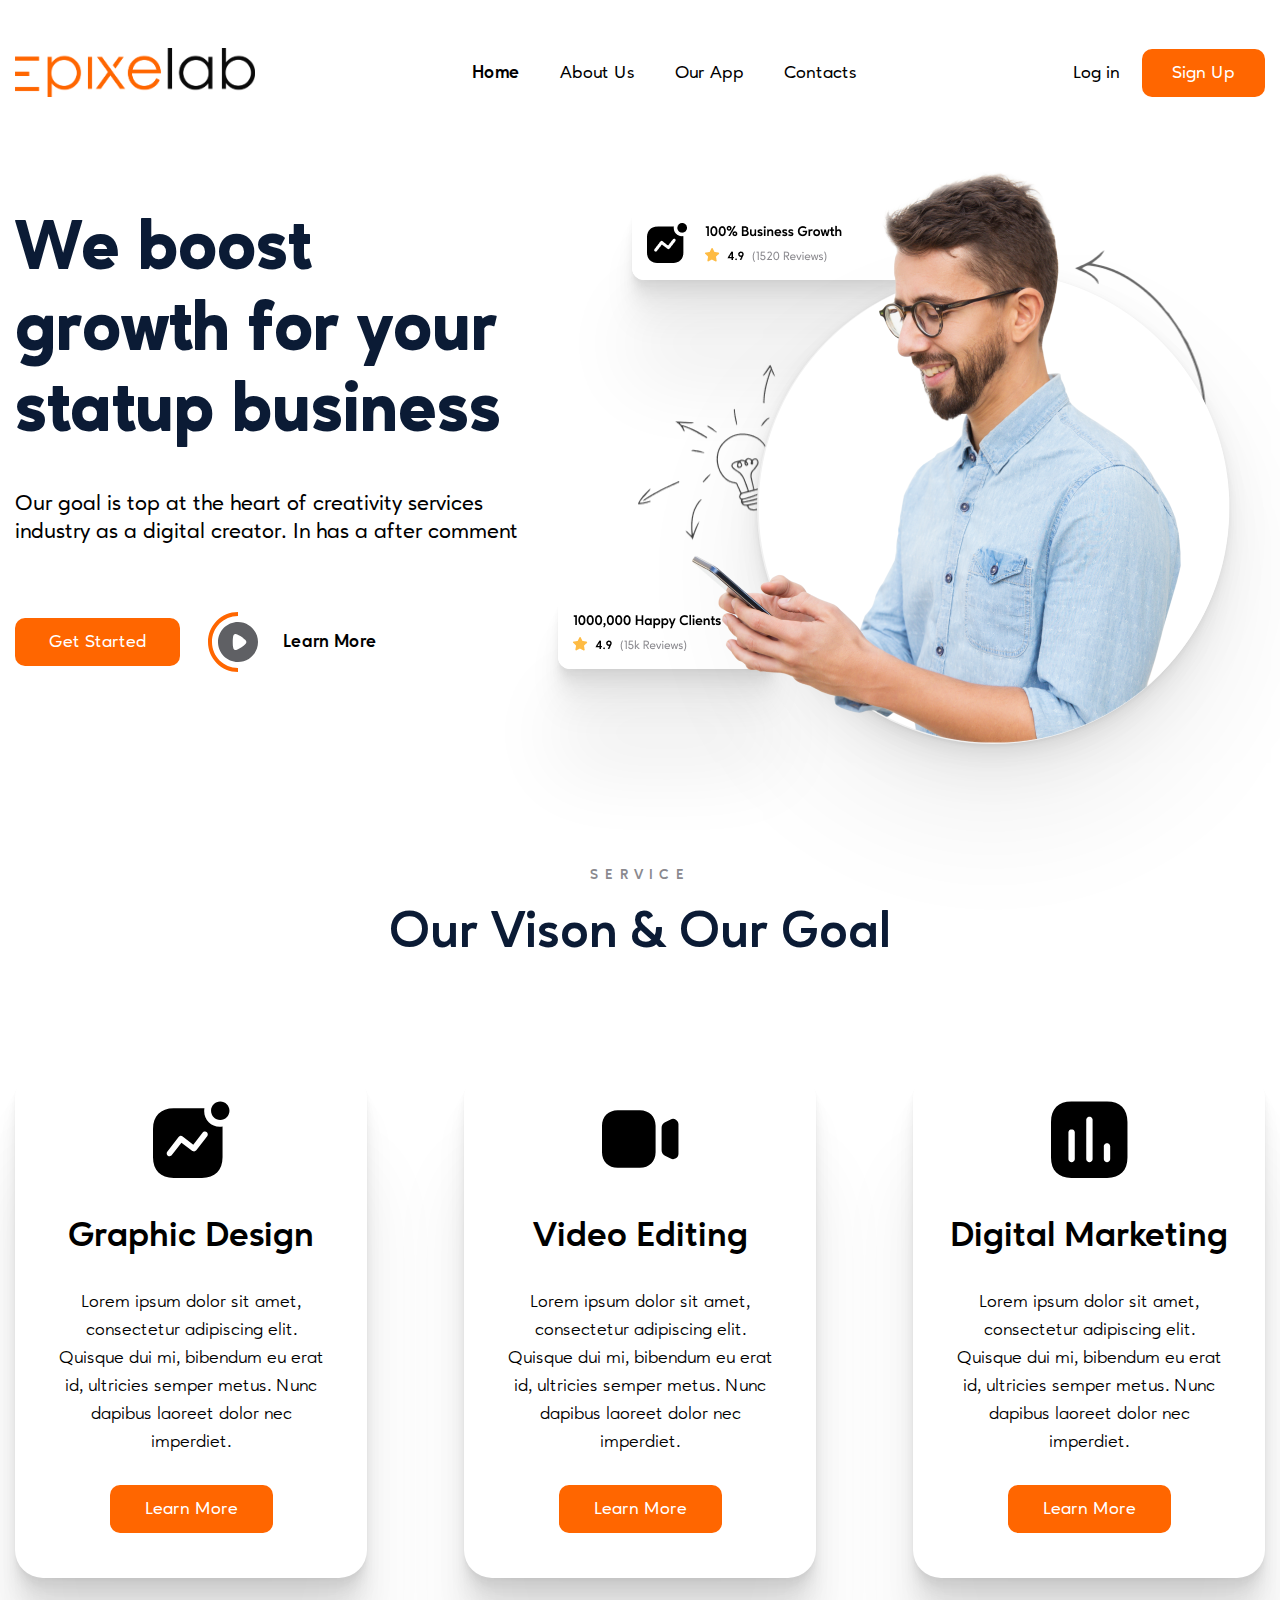
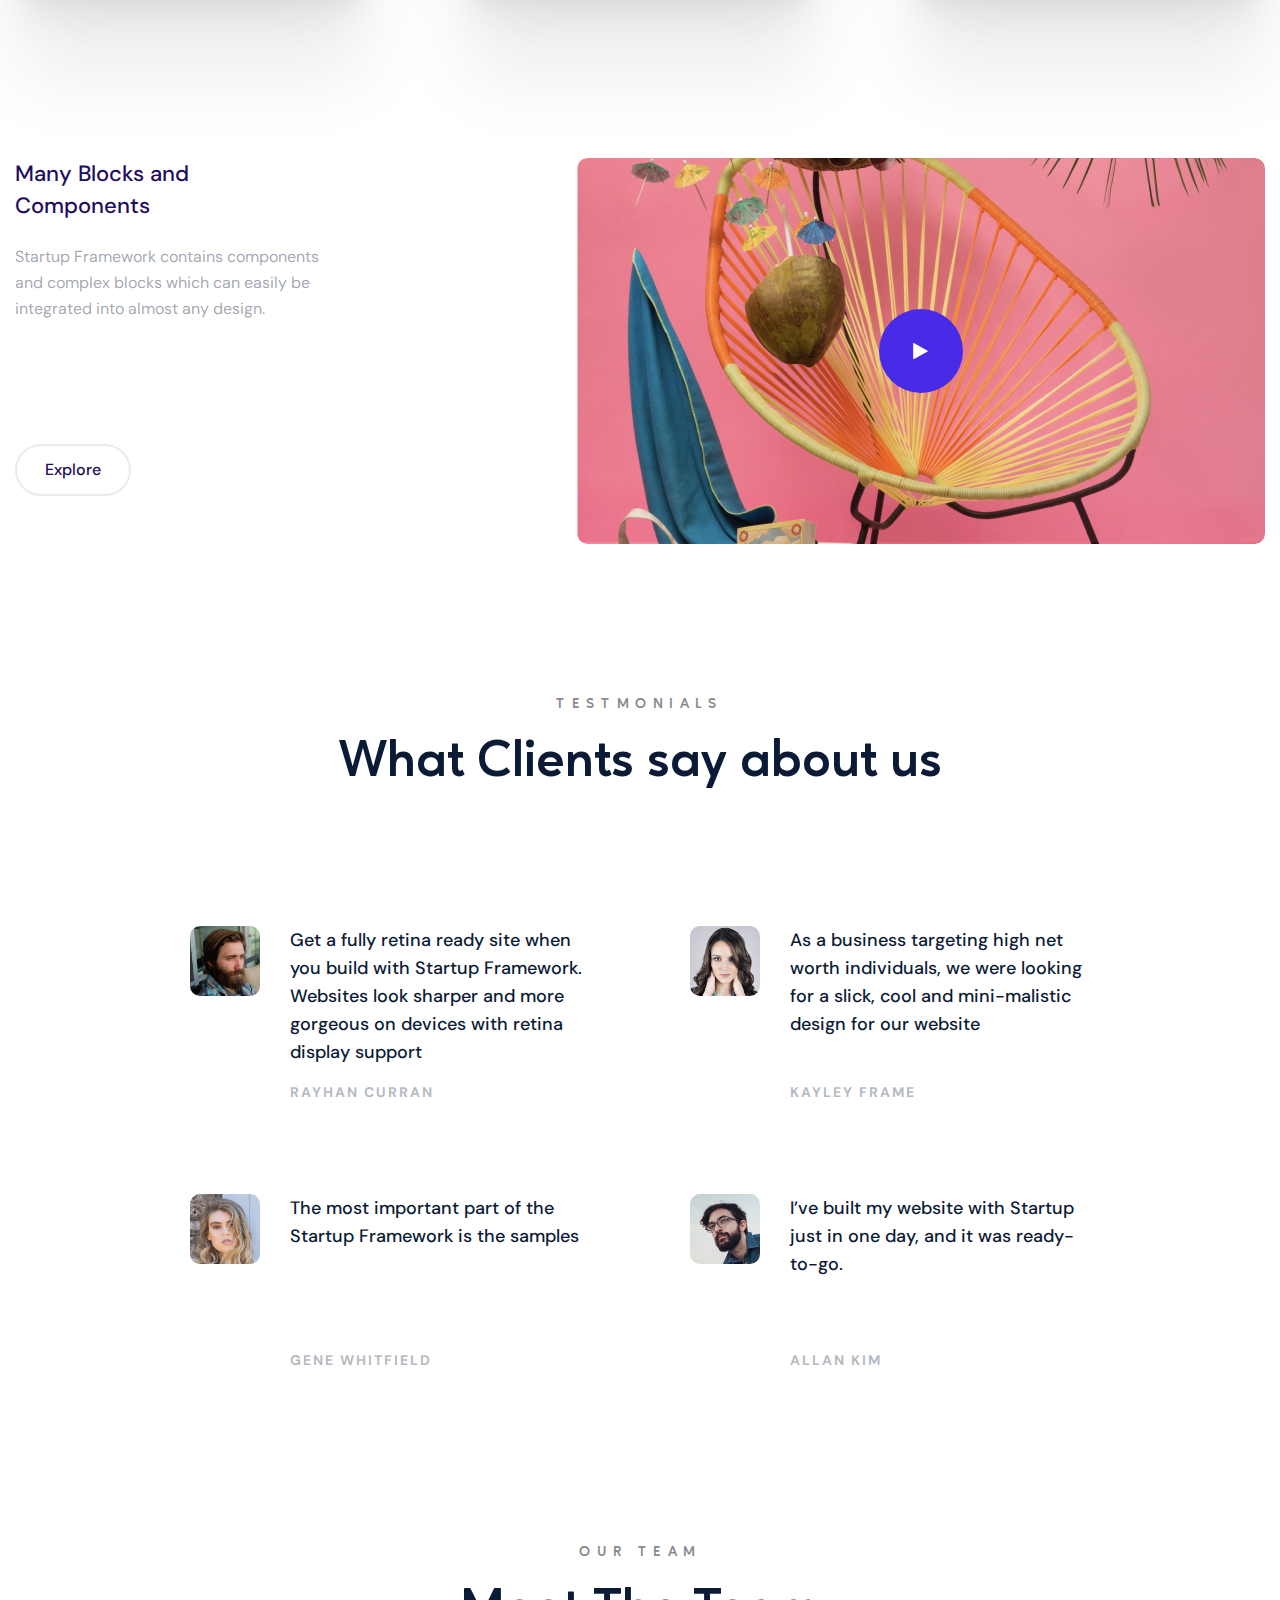
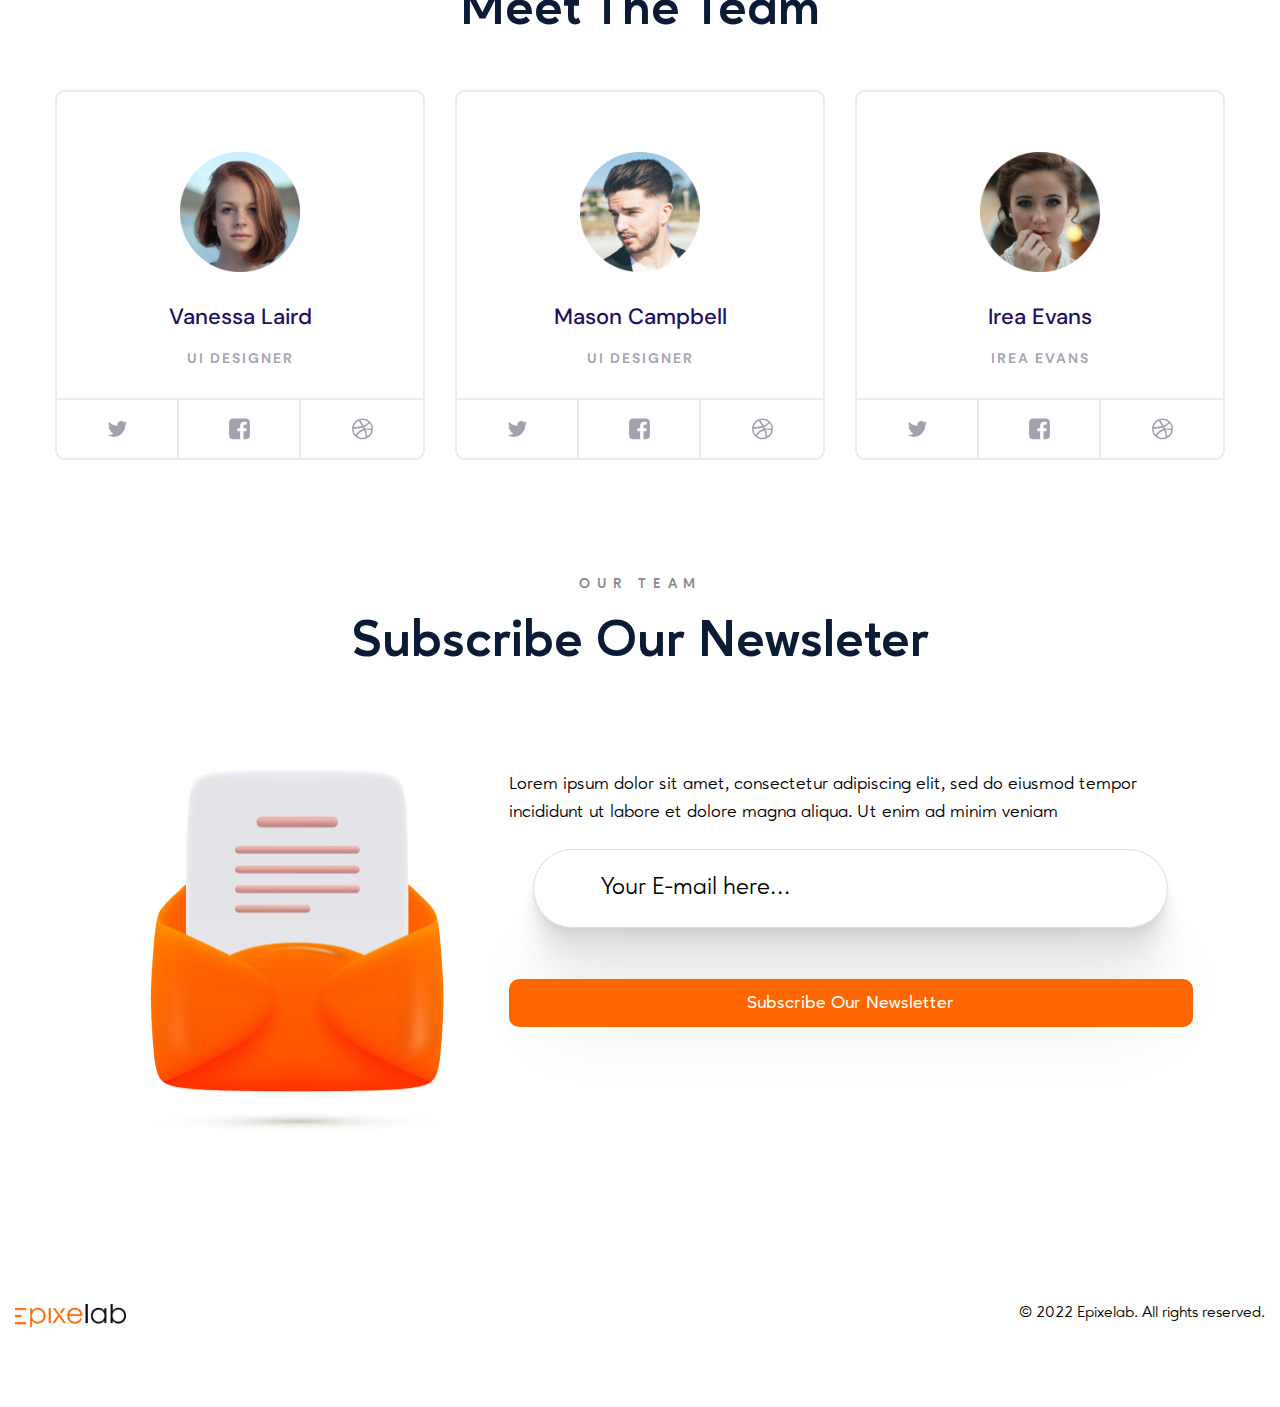
<file: index.html>
<!DOCTYPE html>
<html lang="en">

<head>
    <meta charset="UTF-8">
    <meta http-equiv="X-UA-Compatible" content="IE=edge">
    <meta name="viewport" content="width=device-width, initial-scale=1, minimum-scale=1">
    <title>Epixelab</title>
    <link rel="preconnect" href="https://fonts.googleapis.com">
    <link rel="preconnect" href="https://fonts.gstatic.com" crossorigin>
    <link
        href="https://fonts.googleapis.com/css2?family=DM+Sans:ital,wght@0,400;0,500;0,700;1,400;1,500;1,700&display=swap"
        rel="stylesheet">
    <link href="fonts/ageo/stylesheet.css" rel="stylesheet" type="text/css" />
    <link rel="stylesheet" href="css/style.css">
</head>

<body>
    <header>
        <div class="container">
            <nav>
                <div class="menuFull">
                    <img src="img/logo.png" alt="logo" class="logo">
                    <ul class="menuFull__list">
                        <li class="menuFull__item">
                            <a href="" class="menuFull__link menuFull__link_selected">Home</a>
                        </li>
                        <li class="menuFull__item">
                            <a href="" class="menuFull__link">About Us</a>
                        </li>
                        <li class="menuFull__item">
                            <a href="" class="menuFull__link">Our App</a>
                        </li>
                        <li class="menuFull__item">
                            <a href="" class="menuFull__link">Contacts</a>
                        </li>
                    </ul>
                    <div class="profile">
                        <a href="" class="profile__link">Log in</a>
                        <a href="" class="button profile__button">Sign Up</a>
                    </div>
                </div>
                <div class="menuBurger">
                    <div class="menuBurger__container">
                        <div class="burger">
                            <div class="bar topBar"></div>
                            <div class="bar btmBar"></div>
                        </div>
                    </div>
                    <img src="../img/logo.svg" alt="" class="icon">
                    <ul class="menuBurger__list">
                        <li class="menuBurger__item"><a href="#" class="menuBurger__link">Home</a></li>
                        <li class="menuBurger__item"><a href="#" class="menuBurger__link">About Us</a></li>
                        <li class="menuBurger__item"><a href="#" class="menuBurger__link">Our App</a></li>
                        <li class="menuBurger__item"><a href="#" class="menuBurger__link">Contacts</a></li>
                        <li class="menuBurger__item menuBurger__item"><a href="#" class="menuBurger__link">Log
                                in</a></li>
                        <li class="menuBurger__item menuBurger__item"><a href="#" class="menuBurger__link">Sign
                                Up</a></li>
                    </ul>
                </div>

            </nav>

        </div>
    </header>
    <main>

        <div class="container">
            <article class="boost">
                <section class="boost__info">
                    <h1 class="title">We boost
                        growth for your statup business</h1>
                    <div class="text boost__text">Our goal is top at the heart of creativity services industry as a
                        digital creator. In has a after comment</div>
                    <div class="boost__activities">
                        <a href="" class="button boost__button">Get Started</a>
                        <a href="" class="boost__item">
                            <img src="img/boost__ic.svg" alt="boost__ic" class="boost__ic">
                            <span class="boost__link">Learn More</span>
                        </a>
                    </div>
                </section>
                <section class="boost__man">
                    <div class="comments">
                        <div class="comm1"></div>
                        <div class="comm2"></div>
                    </div>
                    <div class="items"></div>
                    <div class="image">
                        <div class="elipse"></div>
                        <div class="pic"></div>
                    </div>
                </section>
            </article>
            <article class="service">
                <h3 class="service__subtitle">SERVICE</h3>
                <h2 class="service__title">Our Vison & Our Goal</h2>
                <div class="service__wrapper">
                    <section class="skill">
                        <img src="img/skill__logo1.svg" alt="skill__logo" class="skill__logo skill__logo1">
                        <span class="skill__title skill__title1">Graphic Design</span>
                        <p class="skill__text">Lorem ipsum dolor sit amet, consectetur adipiscing elit. Quisque dui
                            mi, bibendum eu erat id, ultricies semper metus. Nunc dapibus laoreet dolor nec
                            imperdiet.</p>
                        <a href="" class="skill__button button">Learn More</a>
                    </section>
                    <section class="skill">
                        <img src="img/skill__logo2.svg" alt="skill__logo" class="skill__logo skill__logo2">
                        <span class="skill__title skill__title2">Video Editing</span>
                        <p class="skill__text">Lorem ipsum dolor sit amet, consectetur adipiscing elit. Quisque dui
                            mi, bibendum eu erat id, ultricies semper metus. Nunc dapibus laoreet dolor nec
                            imperdiet.</p>
                        <a href="" class="skill__button button">Learn More</a>
                    </section>
                    <section class="skill">
                        <img src="img/skill__logo3.svg" alt="skill__logo" class="skill__logo skill__logo3">
                        <span class="skill__title skill__title3">Digital Marketing</span>
                        <p class="skill__text">Lorem ipsum dolor sit amet, consectetur adipiscing elit. Quisque dui
                            mi, bibendum eu erat id, ultricies semper metus. Nunc dapibus laoreet dolor nec
                            imperdiet.</p>
                        <a href="" class="skill__button button">Learn More</a>
                    </section>
                </div>
            </article>
            <article class="many">
                <section class="many__info">
                    <h2 class="many__title">Many Blocks and Components</h2>
                    <p class="many__text">Startup Framework contains components and complex blocks which can easily be
                        integrated into almost any design.</p>
                    <a href="" class="many__button">Explore</a>
                </section>
                <section class="many__video">
                    <div class="many__elipse">
                        <div class="many__ic"></div>
                    </div>
                </section>
            </article>
            <article class="testmonials">
                <h3 class="testmonials__subtitle">TESTMONIALS</h3>
                <h2 class="testmonials__title">What Clients say about us</h2>
                <div class="testmonials__wrapper">
                    <section class="client">
                        <img src="img/client__img1.png" alt="client__img" class="client__img">
                        <div class="client__info">
                            <p class="client__text">Get a fully retina ready site when you build with Startup Framework.
                                Websites look sharper and more gorgeous on devices
                                with retina display support</p>
                            <span class="client__name">Rayhan Curran</span>
                        </div>
                    </section>
                    <section class="client">
                        <img src="img/client__img2.png" alt="client__img" class="client__img">
                        <div class="client__info">
                            <p class="client__text">As a business targeting high net worth individuals, we were looking
                                for a slick, cool and mini-malistic design for our
                                website</p>
                            <span class="client__name">Kayley Frame</span>
                        </div>
                    </section>
                    <section class="client">
                        <img src="img/client__img3.png" alt="client__img" class="client__img">
                        <div class="client__info">
                            <p class="client__text">The most important part of the Startup Framework is the samples</p>
                            <span class="client__name">Gene Whitfield</span>
                        </div>
                    </section>
                    <section class="client">
                        <img src="img/client__img4.png" alt="client__img" class="client__img">
                        <div class="client__info">
                            <p class="client__text">I’ve built my website with Startup just in one day, and it was
                                ready-to-go.</p>
                            <span class="client__name">Allan Kim</span>
                        </div>
                    </section>
                </div>
            </article>
            <article class="team">
                <h3 class="team__subtitle">OUR TEAM</h3>
                <h2 class="team__title">Meet The Team</h2>
                <div class="team__wrapper">
                    <section class="member">
                        <div class="member__info">
                            <img src="img/member__logo1.png" alt="member__logo" class="member__logo">
                            <div class="member__title">Vanessa Laird</div>
                            <div class="member__subtitle">UI Designer</div>
                        </div>
                        <div class="member__menu">
                            <div class="member__link"><img src="img/fa-twitter.svg" alt="member__img"
                                    class="member__img"></div>
                            <div class="member__link"><img src="img/fa-facebook-square.svg" alt="member__img"
                                    class="member__img"></div>
                            <div class="member__link"><img src="img/fa-dribbble.svg" alt="member__img"
                                    class="member__img"></div>
                        </div>
                    </section>
                    <section class="member">
                        <div class="member__info">
                            <img src="img/member__logo2.png" alt="member__logo" class="member__logo">
                            <div class="member__title">Mason Campbell</div>
                            <div class="member__subtitle">UI Designer</div>
                        </div>
                        <div class="member__menu">
                            <div class="member__link"><img src="img/fa-twitter.svg" alt="member__img"
                                    class="member__img"></div>
                            <div class="member__link"><img src="img/fa-facebook-square.svg" alt="member__img"
                                    class="member__img"></div>
                            <div class="member__link"><img src="img/fa-dribbble.svg" alt="member__img"
                                    class="member__img"></div>
                        </div>
                    </section>
                    <section class="member">
                        <div class="member__info">
                            <img src="img/member__logo3.png" alt="member__logo" class="member__logo">
                            <div class="member__title">Irea Evans</div>
                            <div class="member__subtitle">Irea Evans</div>
                        </div>
                        <div class="member__menu">
                            <div class="member__link"><img src="img/fa-twitter.svg" alt="member__img"
                                    class="member__img"></div>
                            <div class="member__link"><img src="img/fa-facebook-square.svg" alt="member__img"
                                    class="member__img"></div>
                            <div class="member__link"><img src="img/fa-dribbble.svg" alt="member__img"
                                    class="member__img"></div>
                        </div>
                    </section>
                </div>
            </article>
            <article class="subscribe">
                <h3 class="subscribe__subtitle">OUR TEAM</h3>
                <h2 class="subscribe__title">Subscribe Our Newsleter</h2>
                <section class="email">
                    <img src="img/email__img.png" alt="email__img" class="email__img">
                    <div class="email__info">
                        <div class="email__text">Lorem ipsum dolor sit amet, consectetur adipiscing elit, sed do eiusmod
                            tempor incididunt ut labore et dolore magna
                            aliqua. Ut enim ad minim veniam</div>
                        <form action="#" class="email__form">
                            <input type="email" class="email__input" placeholder="Your E-mail here...">
                            <button class="email__button button">Subscribe Our Newsletter</button>
                        </form>

                    </div>
                </section>
            </article>
        </div>
    </main>
    <footer class="footer">
        <div class="container">
            <div class="footer">
                <div class="footer__info">
                    <img src="img/logo.png" alt="footer__logo" class="footer__logo">
                    <div class="footer__text">© 2022 Epixelab. All rights reserved.</div>

                </div>
            </div>
        </div>
    </footer>
    <script src="js/main.js"></script>
</body>

</html>
</file>
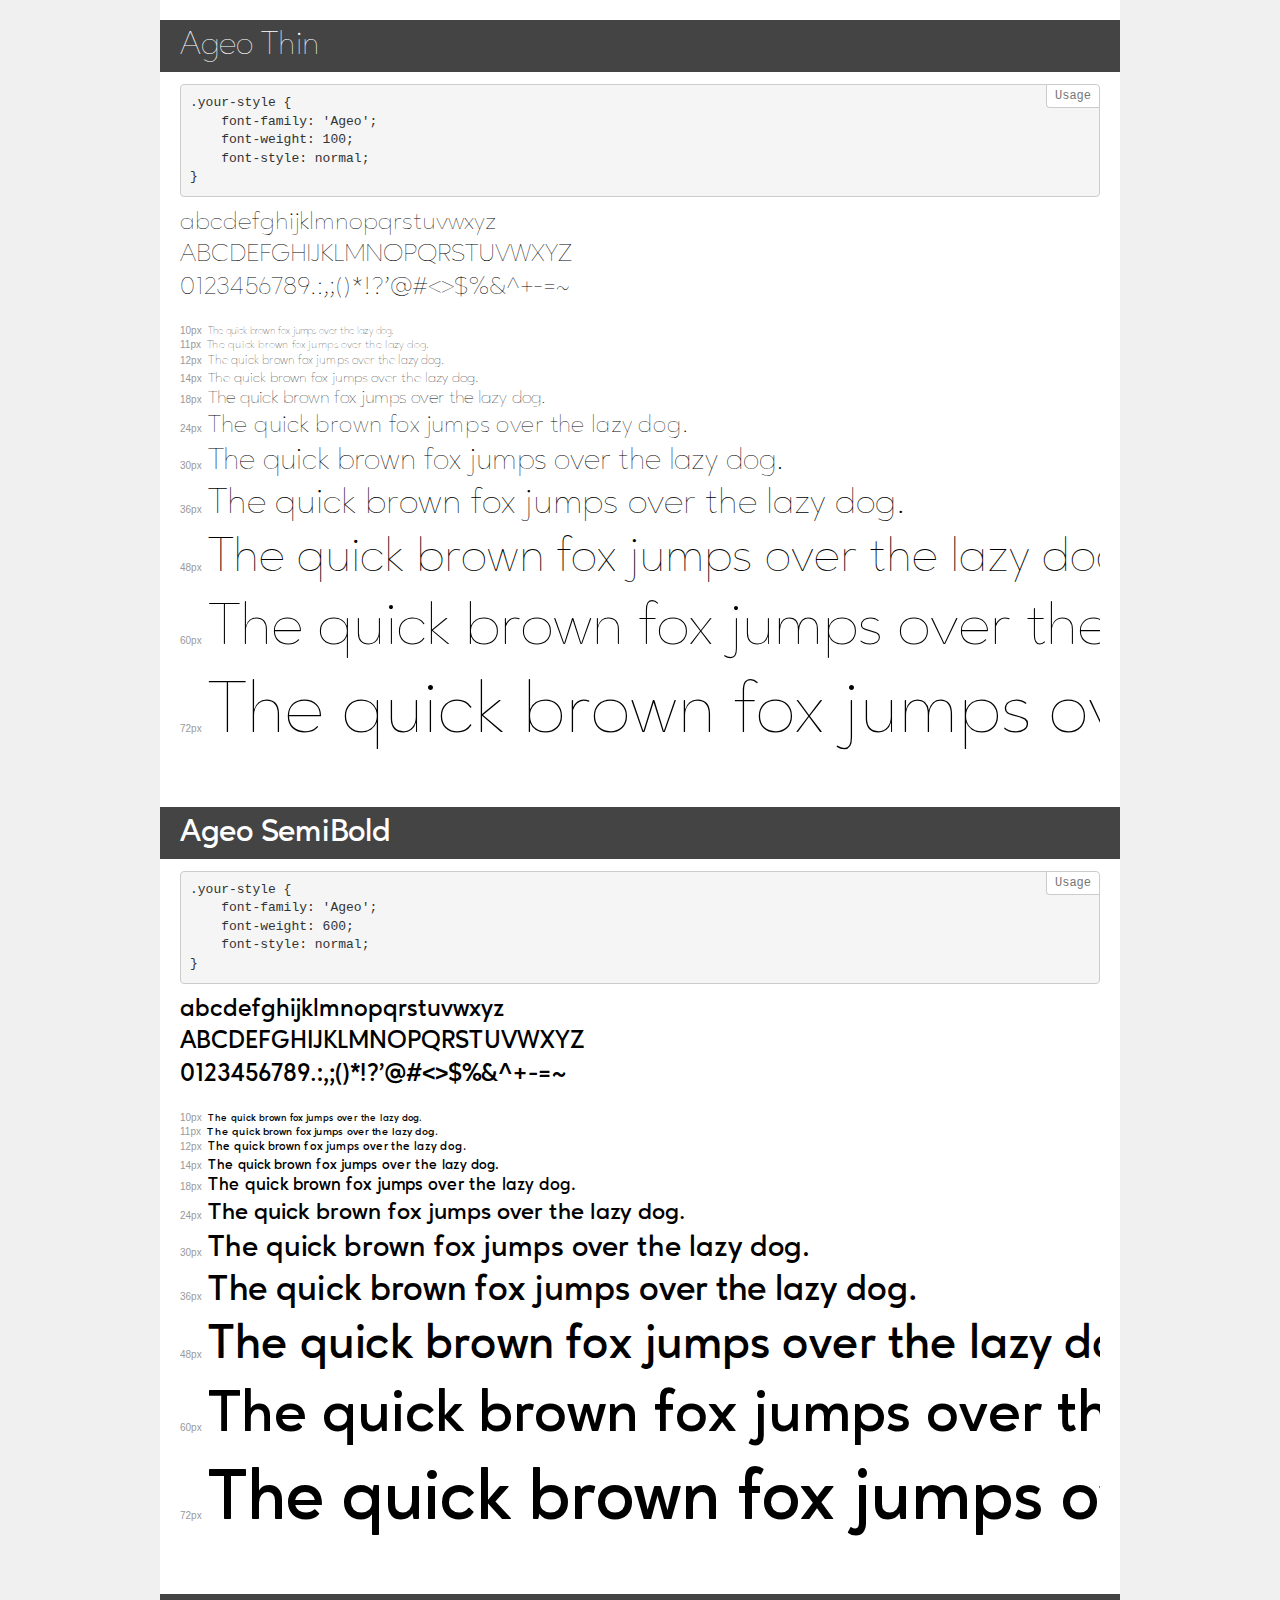
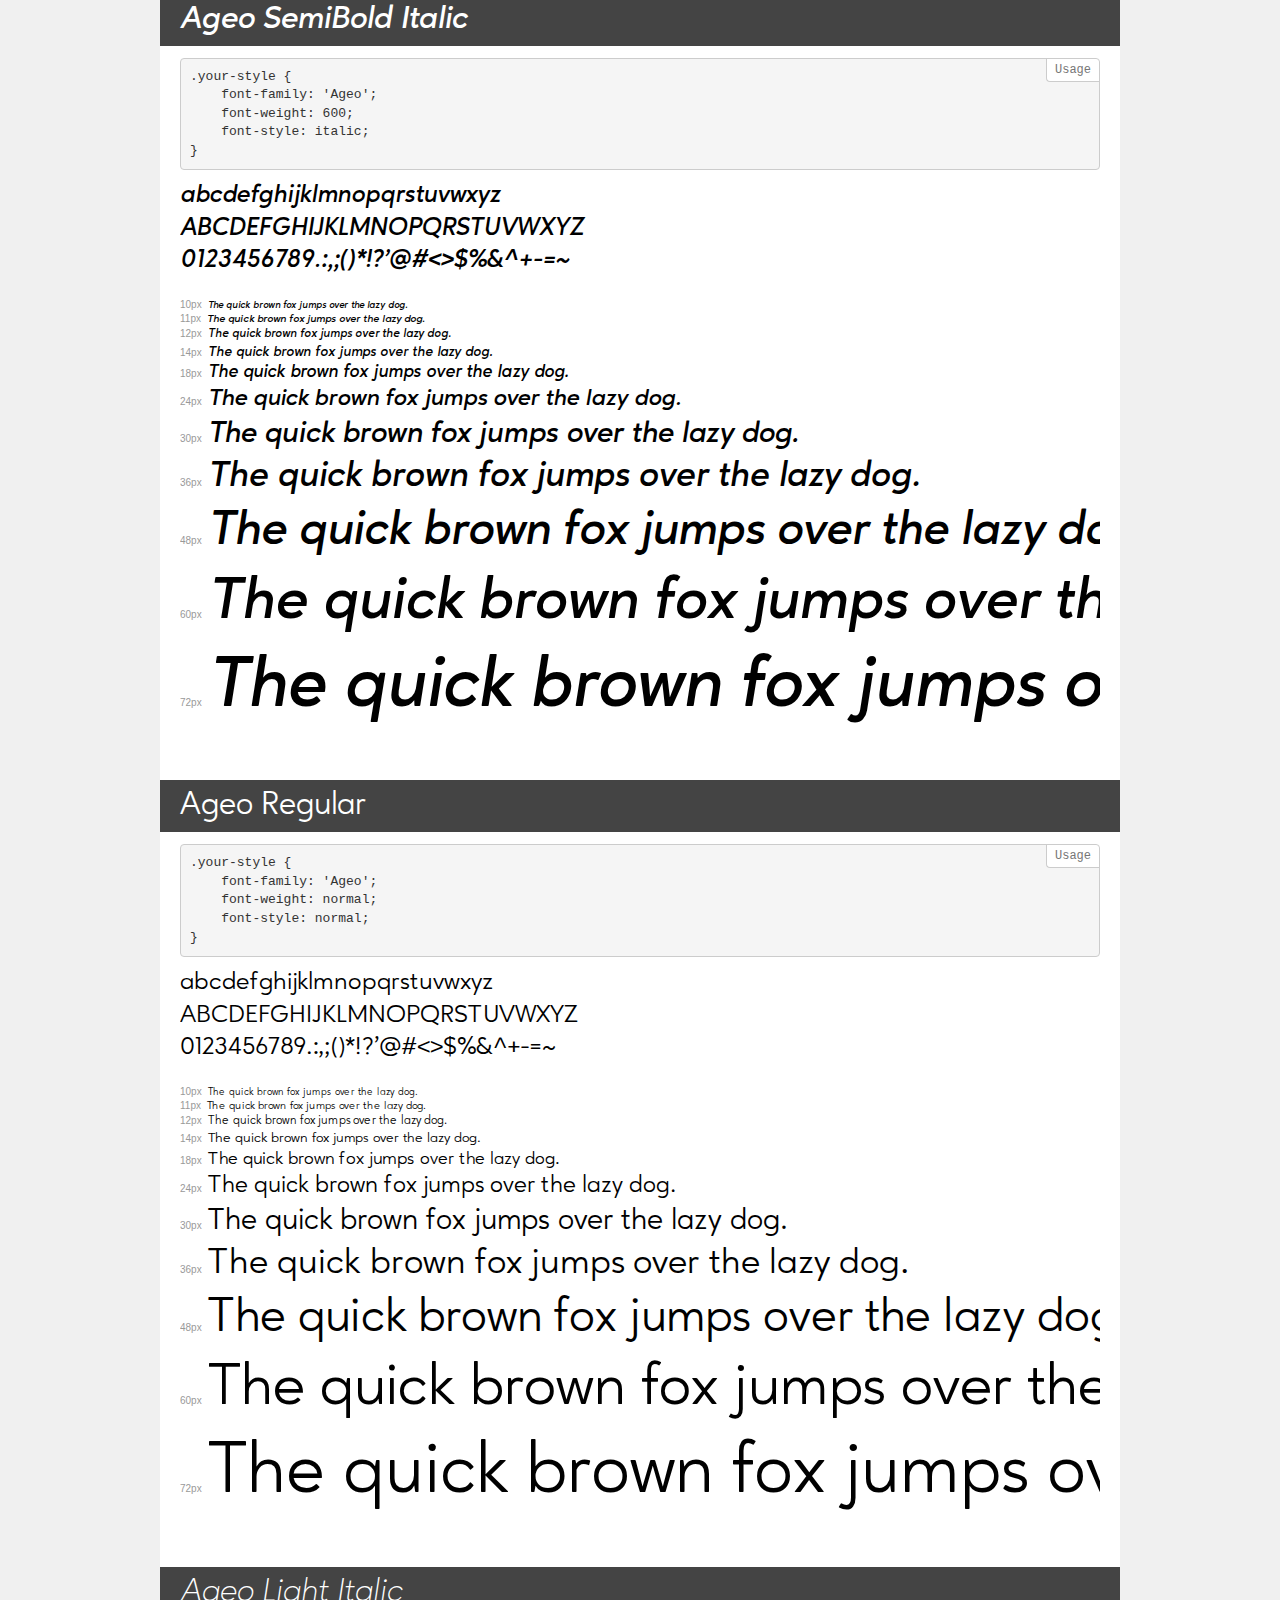
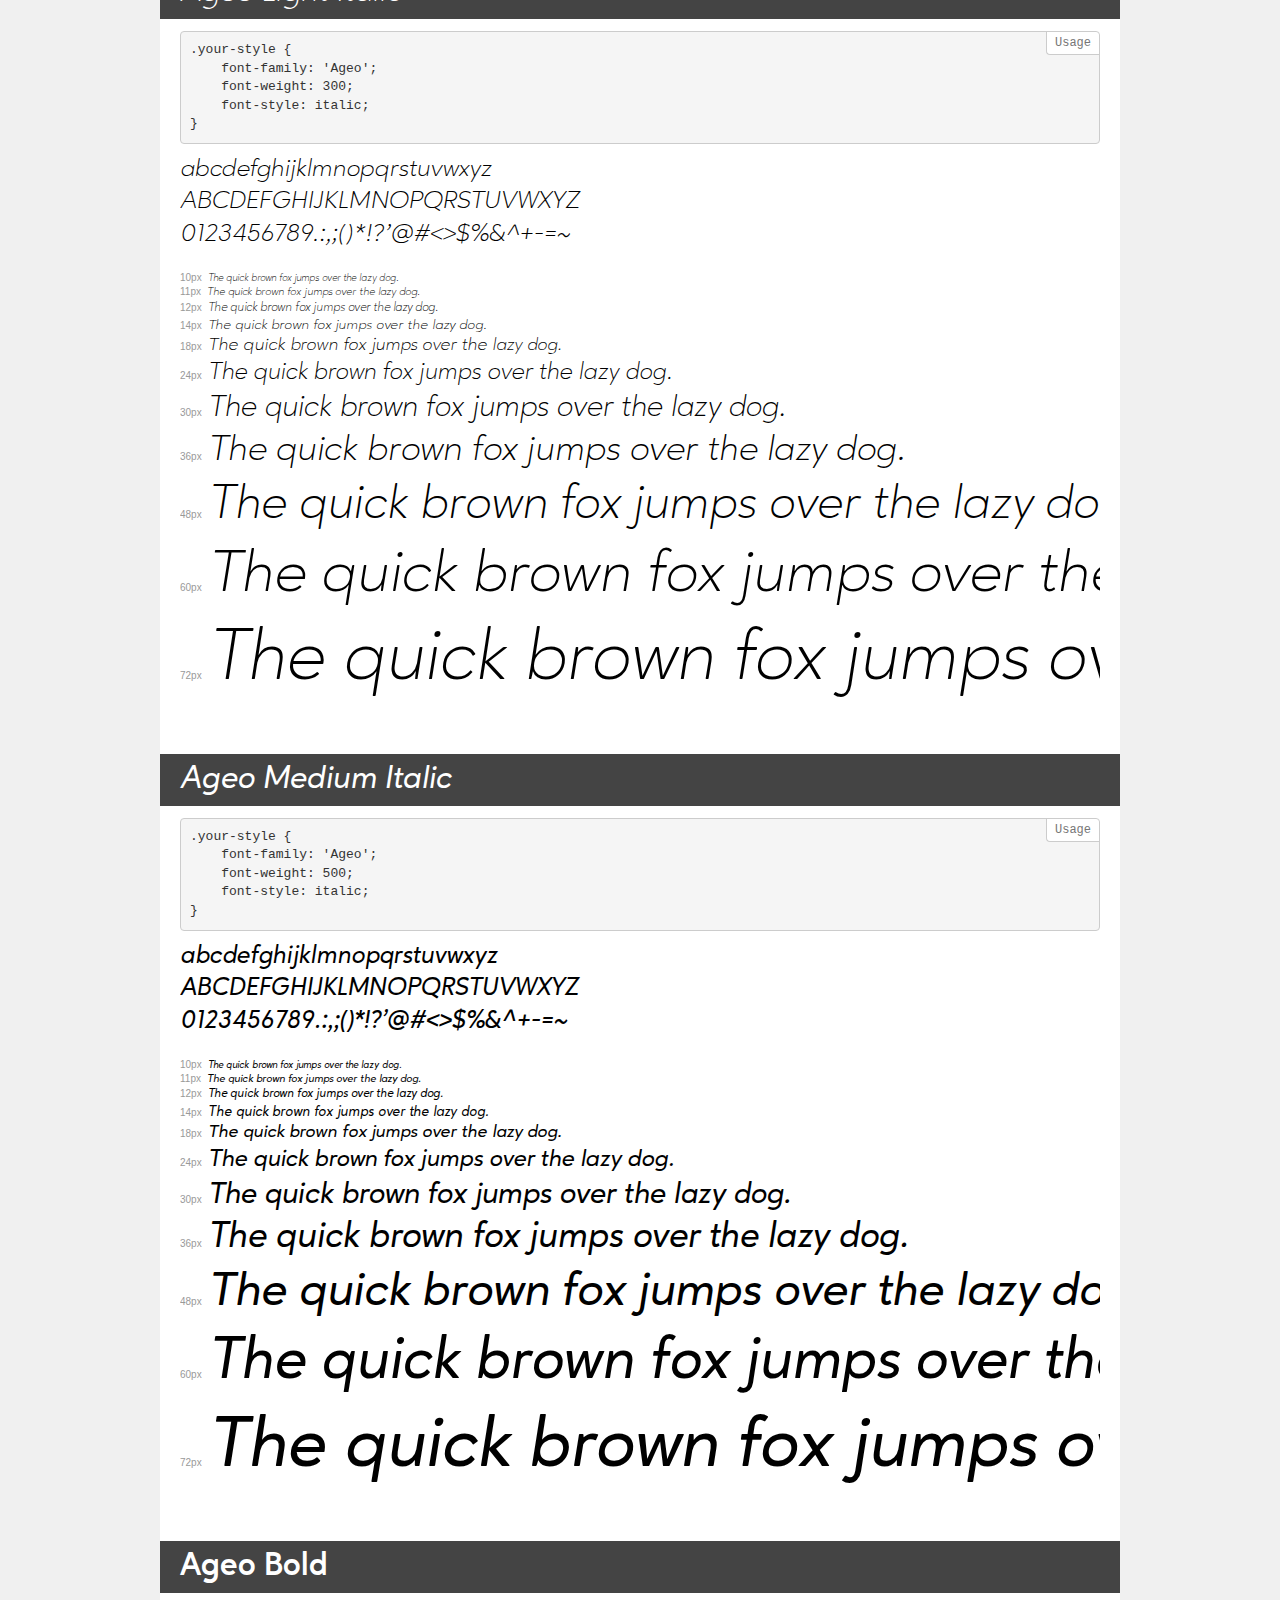
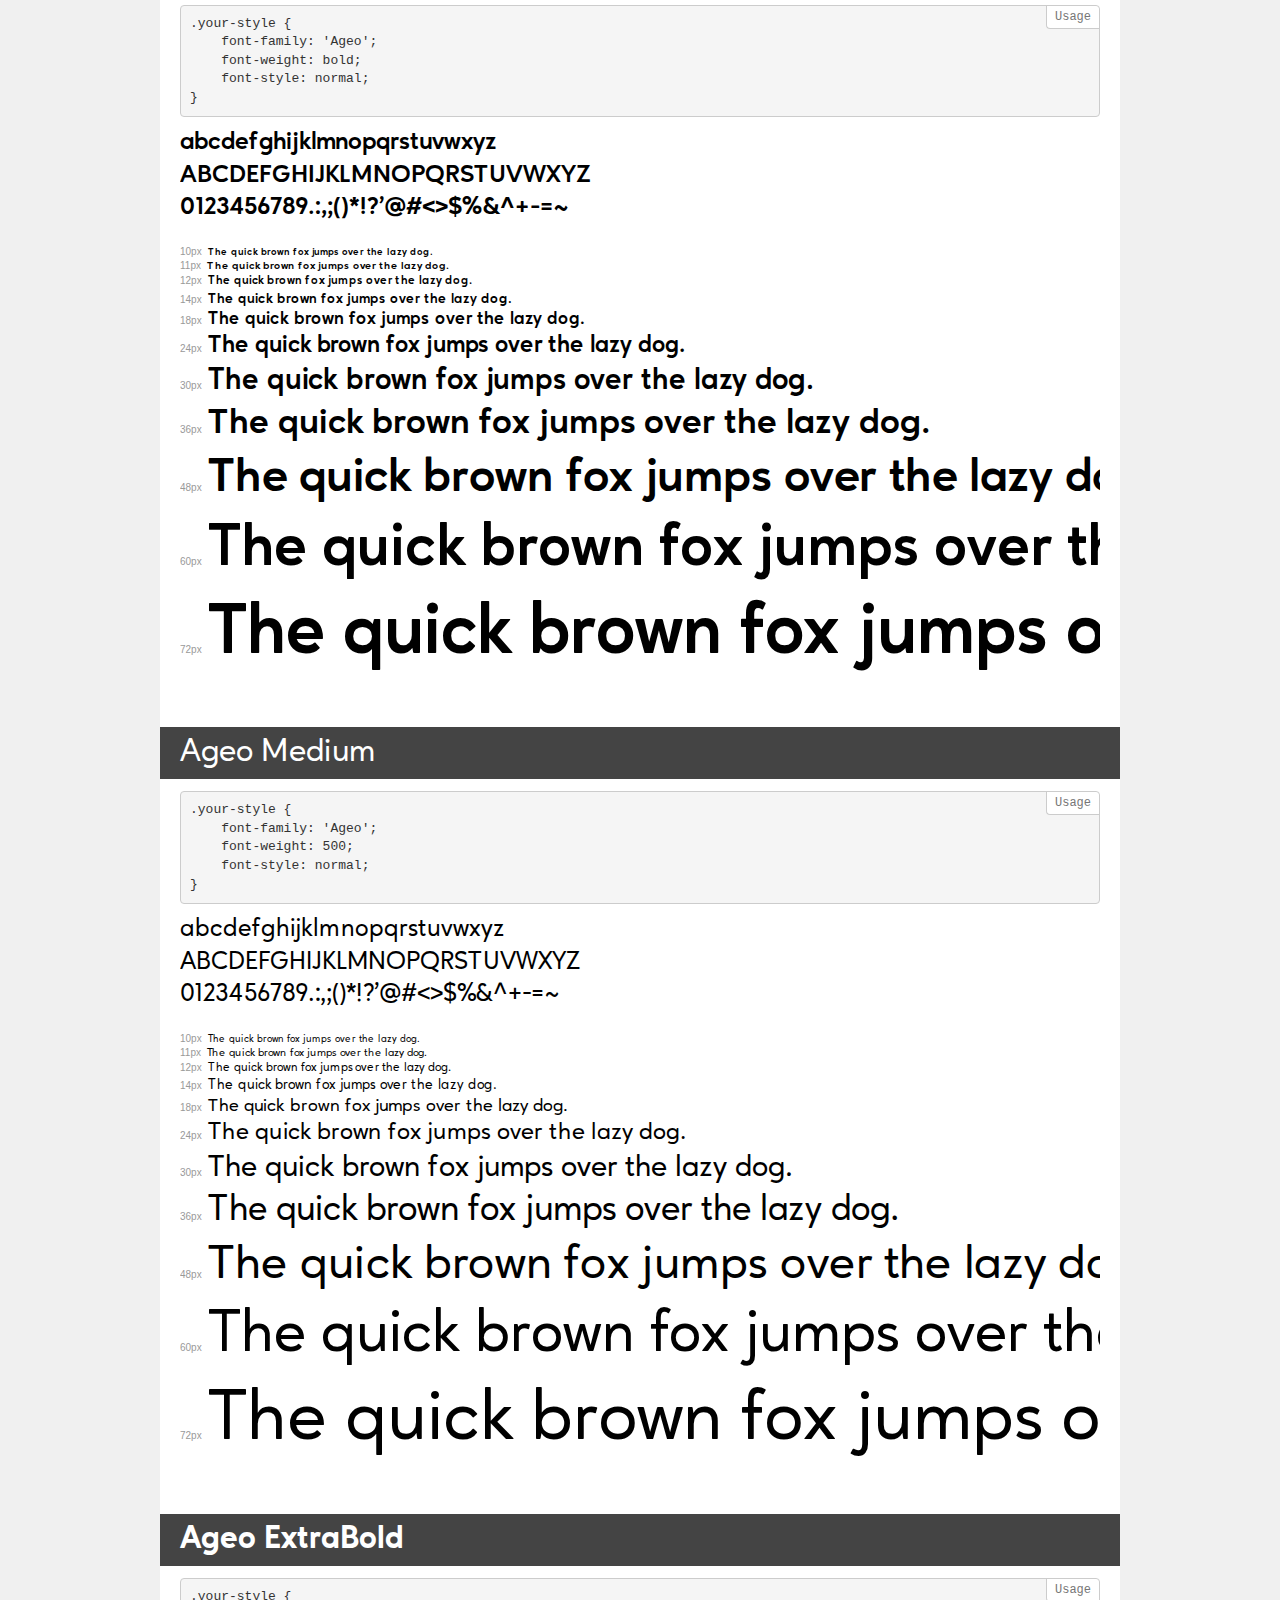
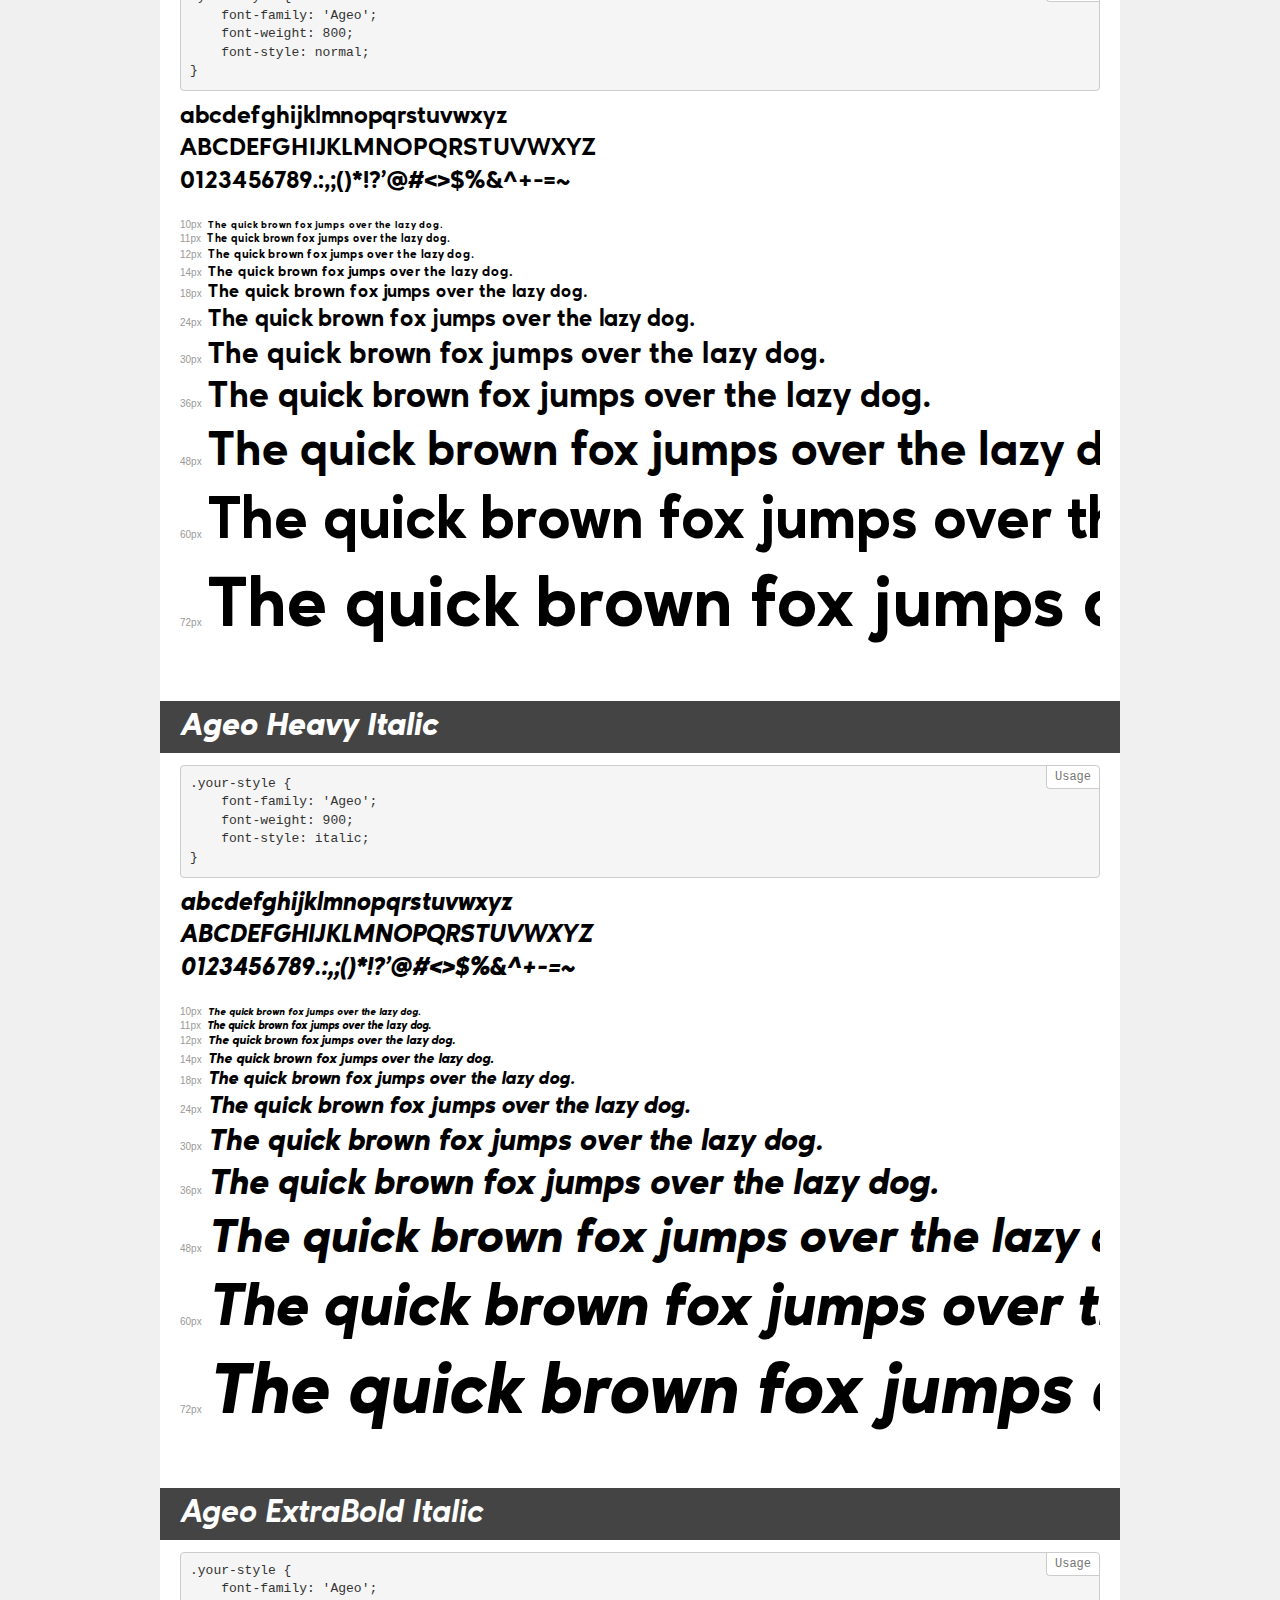
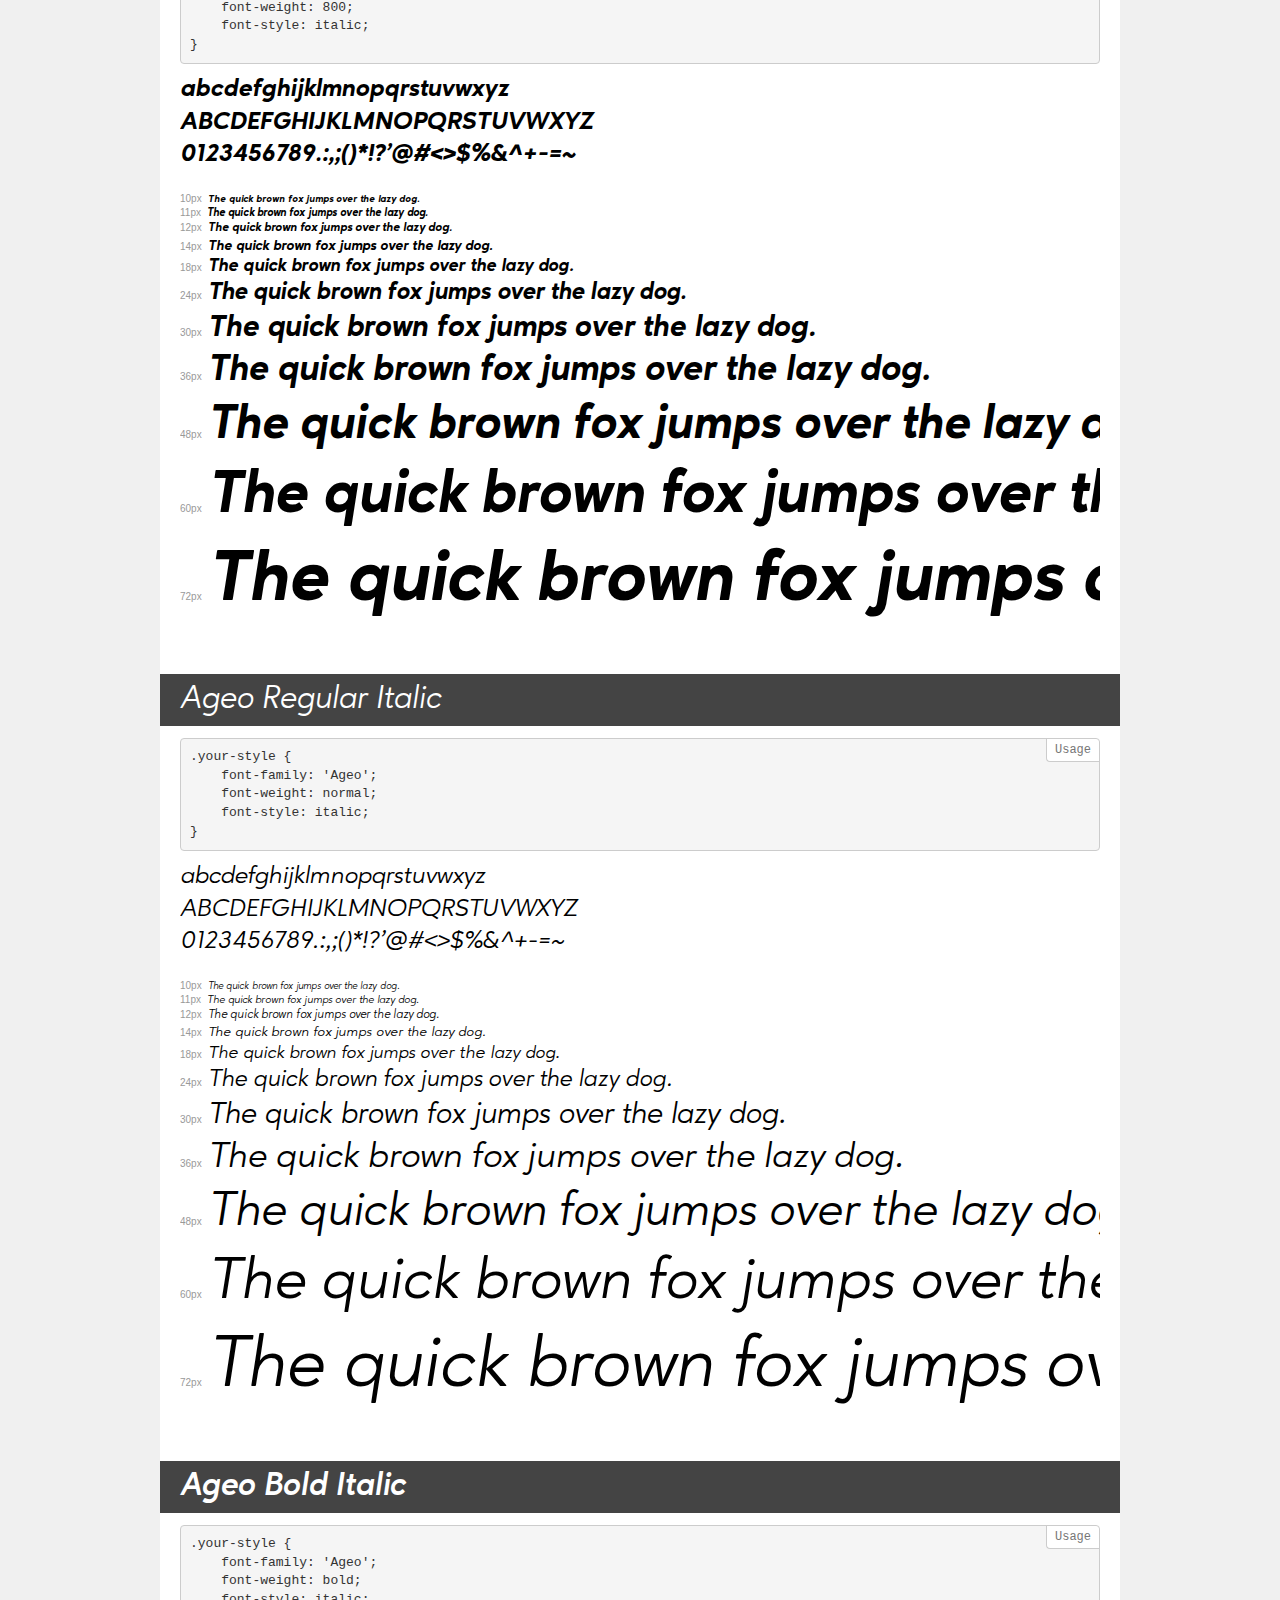
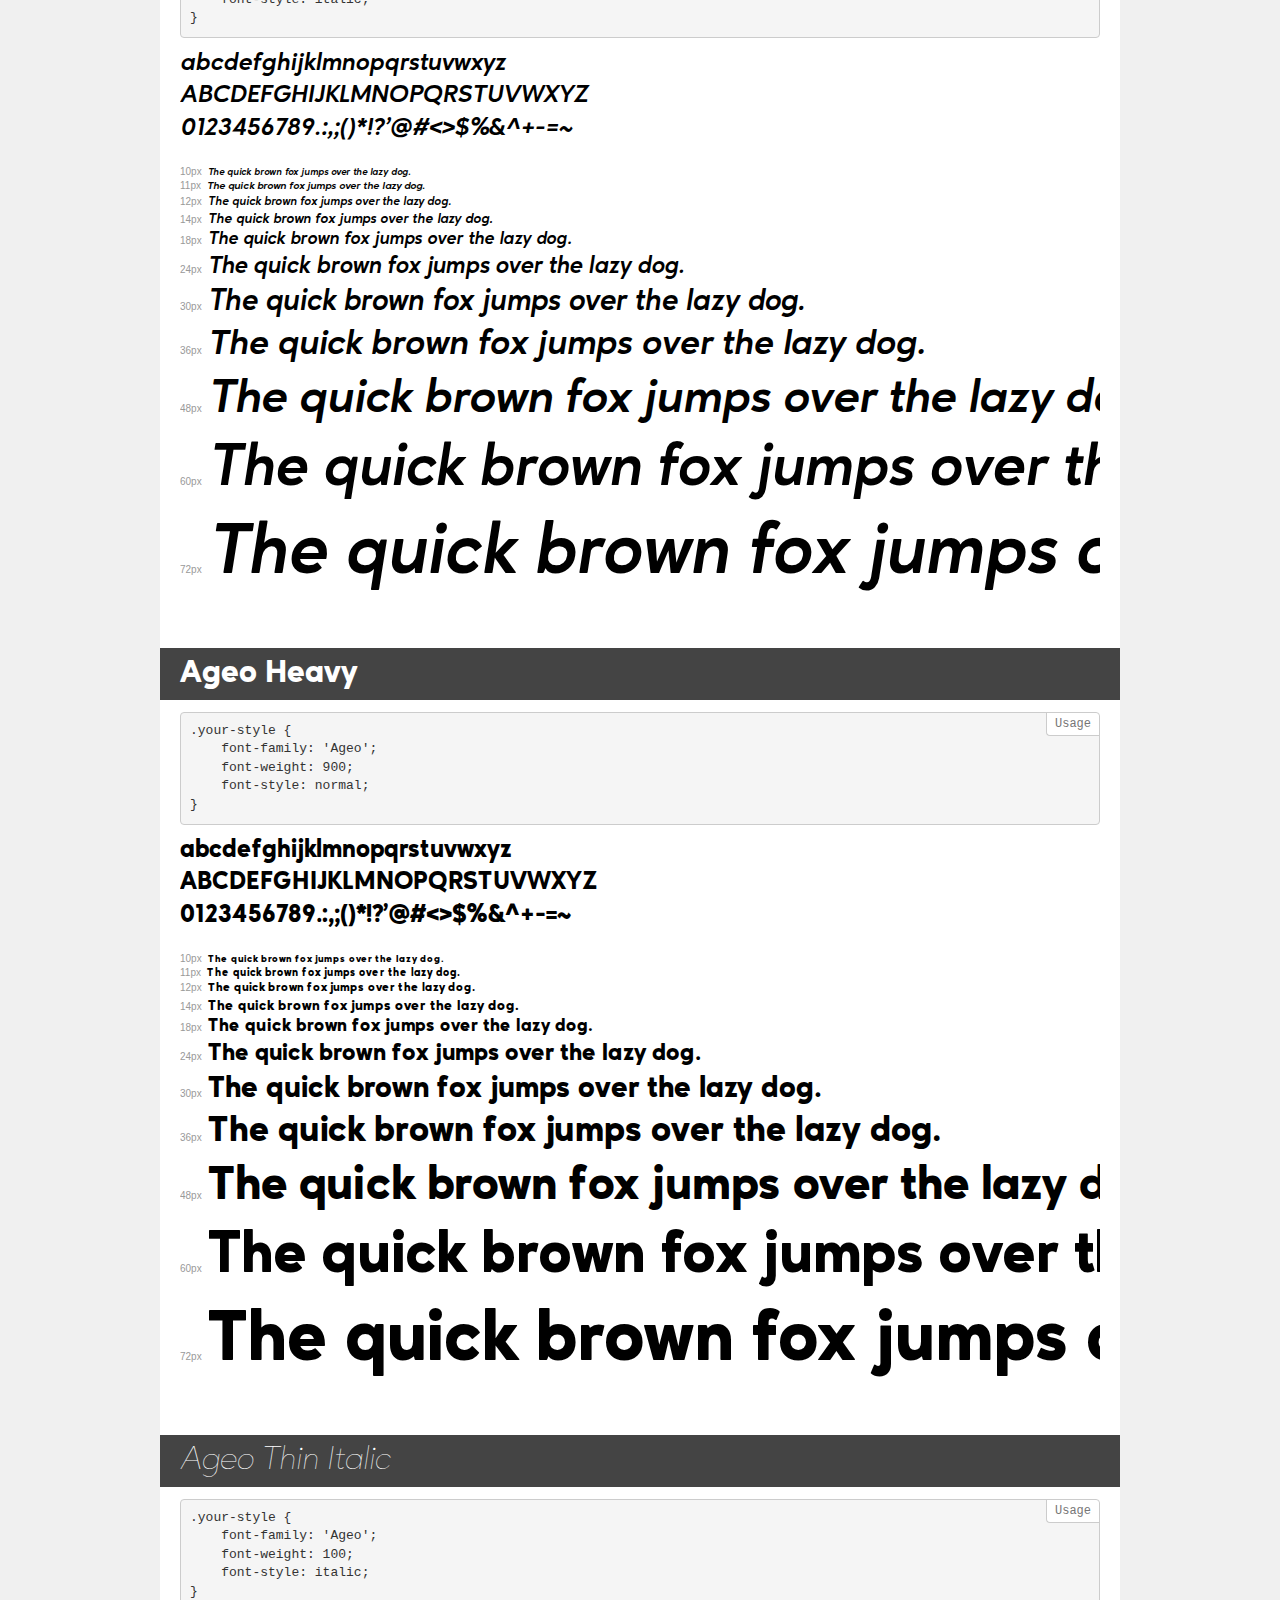
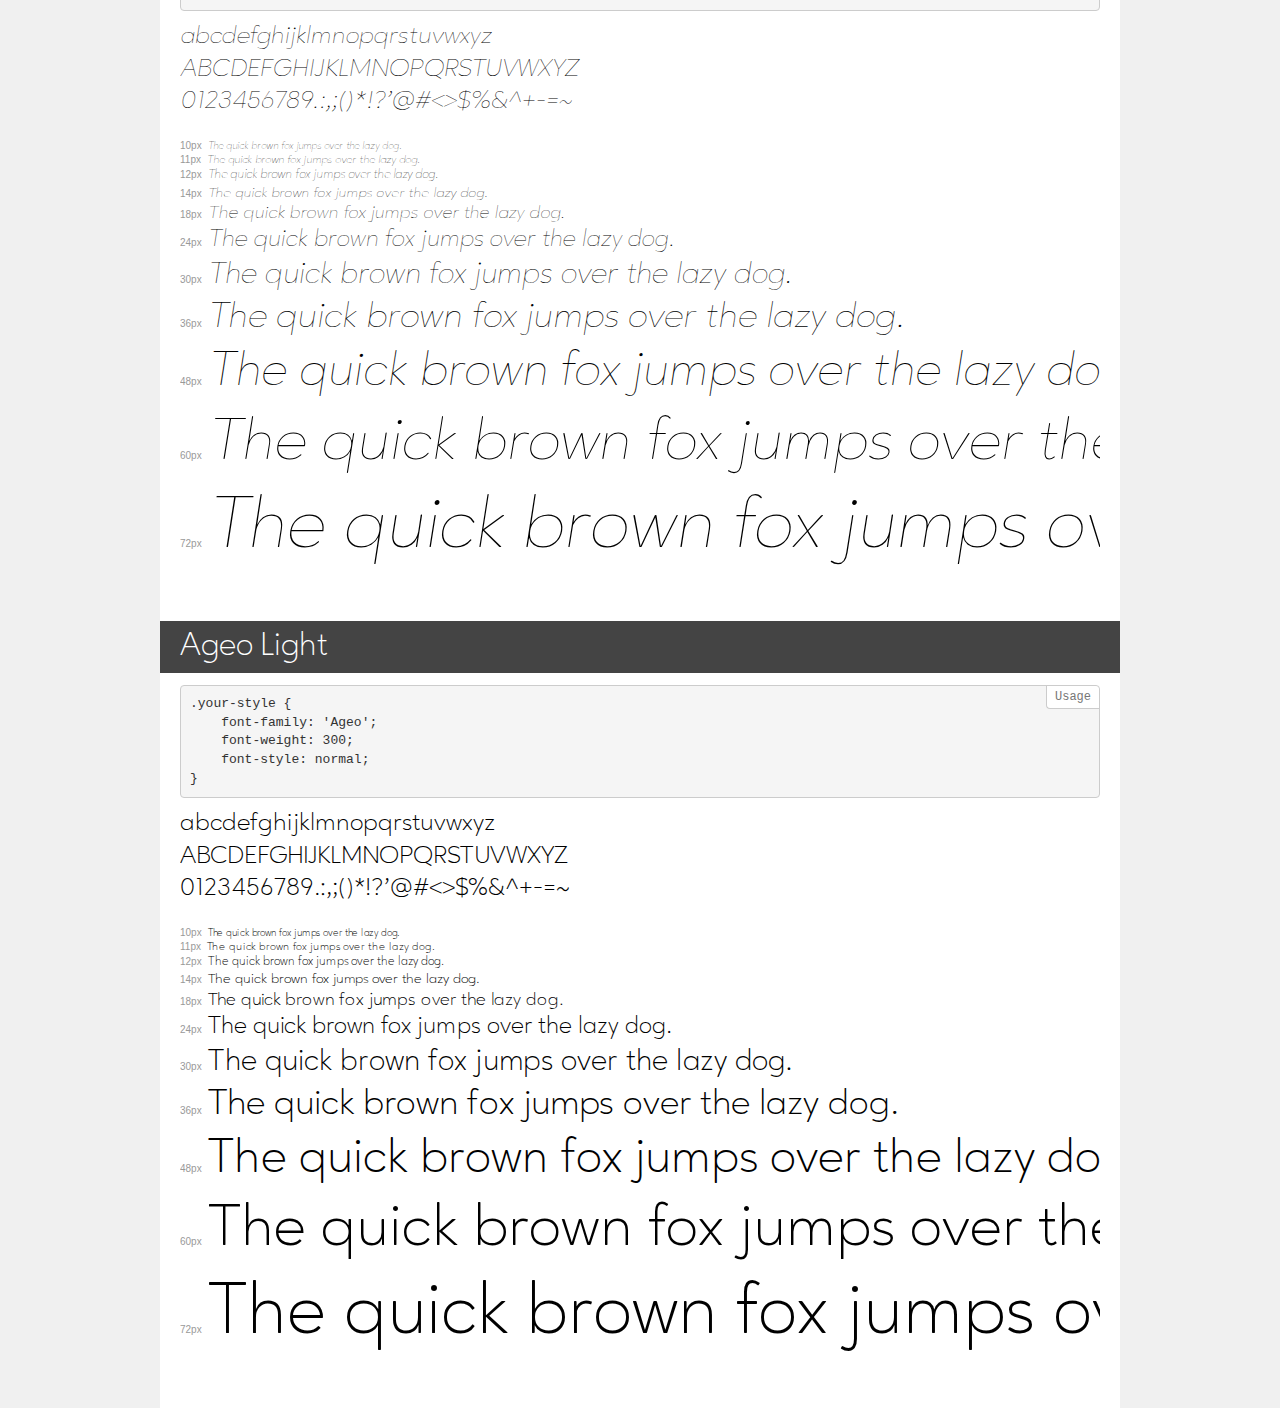
<file: fonts/ageo/demo.html>
<!DOCTYPE html>
<html lang="en">
<head>
    <meta charset="utf-8">
    <meta http-equiv="X-UA-Compatible" content="IE=edge">
    <meta name="viewport" content="width=device-width, initial-scale=1">
    <meta name="robots" content="noindex, noarchive">
    <meta name="format-detection" content="telephone=no">
    <title>Transfonter demo</title>
    <link href="stylesheet.css" rel="stylesheet">
    <style>
        /*
        http://meyerweb.com/eric/tools/css/reset/
        v2.0 | 20110126
        License: none (public domain)
        */
        html, body, div, span, applet, object, iframe,
        h1, h2, h3, h4, h5, h6, p, blockquote, pre,
        a, abbr, acronym, address, big, cite, code,
        del, dfn, em, img, ins, kbd, q, s, samp,
        small, strike, strong, sub, sup, tt, var,
        b, u, i, center,
        dl, dt, dd, ol, ul, li,
        fieldset, form, label, legend,
        table, caption, tbody, tfoot, thead, tr, th, td,
        article, aside, canvas, details, embed,
        figure, figcaption, footer, header, hgroup,
        menu, nav, output, ruby, section, summary,
        time, mark, audio, video {
            margin: 0;
            padding: 0;
            border: 0;
            font-size: 100%;
            font: inherit;
            vertical-align: baseline;
        }
        /* HTML5 display-role reset for older browsers */
        article, aside, details, figcaption, figure,
        footer, header, hgroup, menu, nav, section {
            display: block;
        }
        body {
            line-height: 1;
        }
        ol, ul {
            list-style: none;
        }
        blockquote, q {
            quotes: none;
        }
        blockquote:before, blockquote:after,
        q:before, q:after {
            content: '';
            content: none;
        }
        table {
            border-collapse: collapse;
            border-spacing: 0;
        }
        /* demo styles */
        body {
            background: #f0f0f0;
            color: #000;
        }
        .page {
            background: #fff;
            width: 920px;
            margin: 0 auto;
            padding: 20px 20px 0 20px;
            overflow: hidden;
        }
        .font-container {
            overflow-x: auto;
            overflow-y: hidden;
            margin-bottom: 40px;
            line-height: 1.3;
            white-space: nowrap;
            padding-bottom: 5px;
        }
        h1 {
            position: relative;
            background: #444;
            font-size: 32px;
            color: #fff;
            padding: 10px 20px;
            margin: 0 -20px 12px -20px;
        }
        .letters {
            font-size: 25px;
            margin-bottom: 20px;
        }
        .s10:before {
            content: '10px';
        }
        .s11:before {
            content: '11px';
        }
        .s12:before {
            content: '12px';
        }
        .s14:before {
            content: '14px';
        }
        .s18:before {
            content: '18px';
        }
        .s24:before {
            content: '24px';
        }
        .s30:before {
            content: '30px';
        }
        .s36:before {
            content: '36px';
        }
        .s48:before {
            content: '48px';
        }
        .s60:before {
            content: '60px';
        }
        .s72:before {
            content: '72px';
        }
        .s10:before, .s11:before, .s12:before, .s14:before,
        .s18:before, .s24:before, .s30:before, .s36:before,
        .s48:before, .s60:before, .s72:before {
            font-family: Arial, sans-serif;
            font-size: 10px;
            font-weight: normal;
            font-style: normal;
            color: #999;
            padding-right: 6px;
        }
        pre {
            display: block;
            position: relative;
            padding: 9px;
            margin: 0 0 10px;
            font-family: Monaco, Menlo, Consolas, "Courier New", monospace;
            font-size: 13px;
            line-height: 1.428571429;
            color: #333;
            font-weight: normal;
            font-style: normal;
            background-color: #f5f5f5;
            border: 1px solid #ccc;
            overflow-x: auto;
            border-radius: 4px;
        }
        pre:after {
            display: block;
            position: absolute;
            right: 0;
            top: 0;
            content: 'Usage';
            line-height: 1;
            padding: 5px 8px;
            font-size: 12px;
            color: #767676;
            background-color: #fff;
            border: 1px solid #ccc;
            border-right: none;
            border-top: none;
            border-radius: 0 4px 0 4px;
            z-index: 10;
        }
        /* responsive */
        @media (max-width: 959px) {
            .page {
                width: auto;
                margin: 0;
            }
        }
    </style>
</head>
<body>
<div class="page">
    <div class="demo">
        <h1 style="font-family: 'Ageo'; font-weight: 100; font-style: normal;">Ageo Thin</h1>
        <pre>.your-style {
    font-family: 'Ageo';
    font-weight: 100;
    font-style: normal;
}</pre>
        <div class="font-container" style="font-family: 'Ageo'; font-weight: 100; font-style: normal;">
            <p class="letters">
                abcdefghijklmnopqrstuvwxyz<br>
ABCDEFGHIJKLMNOPQRSTUVWXYZ<br>
                0123456789.:,;()*!?'@#<>$%&^+-=~
            </p>
            <p class="s10" style="font-size: 10px;">The quick brown fox jumps over the lazy dog.</p>
            <p class="s11" style="font-size: 11px;">The quick brown fox jumps over the lazy dog.</p>
            <p class="s12" style="font-size: 12px;">The quick brown fox jumps over the lazy dog.</p>
            <p class="s14" style="font-size: 14px;">The quick brown fox jumps over the lazy dog.</p>
            <p class="s18" style="font-size: 18px;">The quick brown fox jumps over the lazy dog.</p>
            <p class="s24" style="font-size: 24px;">The quick brown fox jumps over the lazy dog.</p>
            <p class="s30" style="font-size: 30px;">The quick brown fox jumps over the lazy dog.</p>
            <p class="s36" style="font-size: 36px;">The quick brown fox jumps over the lazy dog.</p>
            <p class="s48" style="font-size: 48px;">The quick brown fox jumps over the lazy dog.</p>
            <p class="s60" style="font-size: 60px;">The quick brown fox jumps over the lazy dog.</p>
            <p class="s72" style="font-size: 72px;">The quick brown fox jumps over the lazy dog.</p>
        </div>
    </div>
    <div class="demo">
        <h1 style="font-family: 'Ageo'; font-weight: 600; font-style: normal;">Ageo SemiBold</h1>
        <pre>.your-style {
    font-family: 'Ageo';
    font-weight: 600;
    font-style: normal;
}</pre>
        <div class="font-container" style="font-family: 'Ageo'; font-weight: 600; font-style: normal;">
            <p class="letters">
                abcdefghijklmnopqrstuvwxyz<br>
ABCDEFGHIJKLMNOPQRSTUVWXYZ<br>
                0123456789.:,;()*!?'@#<>$%&^+-=~
            </p>
            <p class="s10" style="font-size: 10px;">The quick brown fox jumps over the lazy dog.</p>
            <p class="s11" style="font-size: 11px;">The quick brown fox jumps over the lazy dog.</p>
            <p class="s12" style="font-size: 12px;">The quick brown fox jumps over the lazy dog.</p>
            <p class="s14" style="font-size: 14px;">The quick brown fox jumps over the lazy dog.</p>
            <p class="s18" style="font-size: 18px;">The quick brown fox jumps over the lazy dog.</p>
            <p class="s24" style="font-size: 24px;">The quick brown fox jumps over the lazy dog.</p>
            <p class="s30" style="font-size: 30px;">The quick brown fox jumps over the lazy dog.</p>
            <p class="s36" style="font-size: 36px;">The quick brown fox jumps over the lazy dog.</p>
            <p class="s48" style="font-size: 48px;">The quick brown fox jumps over the lazy dog.</p>
            <p class="s60" style="font-size: 60px;">The quick brown fox jumps over the lazy dog.</p>
            <p class="s72" style="font-size: 72px;">The quick brown fox jumps over the lazy dog.</p>
        </div>
    </div>
    <div class="demo">
        <h1 style="font-family: 'Ageo'; font-weight: 600; font-style: italic;">Ageo SemiBold Italic</h1>
        <pre>.your-style {
    font-family: 'Ageo';
    font-weight: 600;
    font-style: italic;
}</pre>
        <div class="font-container" style="font-family: 'Ageo'; font-weight: 600; font-style: italic;">
            <p class="letters">
                abcdefghijklmnopqrstuvwxyz<br>
ABCDEFGHIJKLMNOPQRSTUVWXYZ<br>
                0123456789.:,;()*!?'@#<>$%&^+-=~
            </p>
            <p class="s10" style="font-size: 10px;">The quick brown fox jumps over the lazy dog.</p>
            <p class="s11" style="font-size: 11px;">The quick brown fox jumps over the lazy dog.</p>
            <p class="s12" style="font-size: 12px;">The quick brown fox jumps over the lazy dog.</p>
            <p class="s14" style="font-size: 14px;">The quick brown fox jumps over the lazy dog.</p>
            <p class="s18" style="font-size: 18px;">The quick brown fox jumps over the lazy dog.</p>
            <p class="s24" style="font-size: 24px;">The quick brown fox jumps over the lazy dog.</p>
            <p class="s30" style="font-size: 30px;">The quick brown fox jumps over the lazy dog.</p>
            <p class="s36" style="font-size: 36px;">The quick brown fox jumps over the lazy dog.</p>
            <p class="s48" style="font-size: 48px;">The quick brown fox jumps over the lazy dog.</p>
            <p class="s60" style="font-size: 60px;">The quick brown fox jumps over the lazy dog.</p>
            <p class="s72" style="font-size: 72px;">The quick brown fox jumps over the lazy dog.</p>
        </div>
    </div>
    <div class="demo">
        <h1 style="font-family: 'Ageo'; font-weight: normal; font-style: normal;">Ageo Regular</h1>
        <pre>.your-style {
    font-family: 'Ageo';
    font-weight: normal;
    font-style: normal;
}</pre>
        <div class="font-container" style="font-family: 'Ageo'; font-weight: normal; font-style: normal;">
            <p class="letters">
                abcdefghijklmnopqrstuvwxyz<br>
ABCDEFGHIJKLMNOPQRSTUVWXYZ<br>
                0123456789.:,;()*!?'@#<>$%&^+-=~
            </p>
            <p class="s10" style="font-size: 10px;">The quick brown fox jumps over the lazy dog.</p>
            <p class="s11" style="font-size: 11px;">The quick brown fox jumps over the lazy dog.</p>
            <p class="s12" style="font-size: 12px;">The quick brown fox jumps over the lazy dog.</p>
            <p class="s14" style="font-size: 14px;">The quick brown fox jumps over the lazy dog.</p>
            <p class="s18" style="font-size: 18px;">The quick brown fox jumps over the lazy dog.</p>
            <p class="s24" style="font-size: 24px;">The quick brown fox jumps over the lazy dog.</p>
            <p class="s30" style="font-size: 30px;">The quick brown fox jumps over the lazy dog.</p>
            <p class="s36" style="font-size: 36px;">The quick brown fox jumps over the lazy dog.</p>
            <p class="s48" style="font-size: 48px;">The quick brown fox jumps over the lazy dog.</p>
            <p class="s60" style="font-size: 60px;">The quick brown fox jumps over the lazy dog.</p>
            <p class="s72" style="font-size: 72px;">The quick brown fox jumps over the lazy dog.</p>
        </div>
    </div>
    <div class="demo">
        <h1 style="font-family: 'Ageo'; font-weight: 300; font-style: italic;">Ageo Light Italic</h1>
        <pre>.your-style {
    font-family: 'Ageo';
    font-weight: 300;
    font-style: italic;
}</pre>
        <div class="font-container" style="font-family: 'Ageo'; font-weight: 300; font-style: italic;">
            <p class="letters">
                abcdefghijklmnopqrstuvwxyz<br>
ABCDEFGHIJKLMNOPQRSTUVWXYZ<br>
                0123456789.:,;()*!?'@#<>$%&^+-=~
            </p>
            <p class="s10" style="font-size: 10px;">The quick brown fox jumps over the lazy dog.</p>
            <p class="s11" style="font-size: 11px;">The quick brown fox jumps over the lazy dog.</p>
            <p class="s12" style="font-size: 12px;">The quick brown fox jumps over the lazy dog.</p>
            <p class="s14" style="font-size: 14px;">The quick brown fox jumps over the lazy dog.</p>
            <p class="s18" style="font-size: 18px;">The quick brown fox jumps over the lazy dog.</p>
            <p class="s24" style="font-size: 24px;">The quick brown fox jumps over the lazy dog.</p>
            <p class="s30" style="font-size: 30px;">The quick brown fox jumps over the lazy dog.</p>
            <p class="s36" style="font-size: 36px;">The quick brown fox jumps over the lazy dog.</p>
            <p class="s48" style="font-size: 48px;">The quick brown fox jumps over the lazy dog.</p>
            <p class="s60" style="font-size: 60px;">The quick brown fox jumps over the lazy dog.</p>
            <p class="s72" style="font-size: 72px;">The quick brown fox jumps over the lazy dog.</p>
        </div>
    </div>
    <div class="demo">
        <h1 style="font-family: 'Ageo'; font-weight: 500; font-style: italic;">Ageo Medium Italic</h1>
        <pre>.your-style {
    font-family: 'Ageo';
    font-weight: 500;
    font-style: italic;
}</pre>
        <div class="font-container" style="font-family: 'Ageo'; font-weight: 500; font-style: italic;">
            <p class="letters">
                abcdefghijklmnopqrstuvwxyz<br>
ABCDEFGHIJKLMNOPQRSTUVWXYZ<br>
                0123456789.:,;()*!?'@#<>$%&^+-=~
            </p>
            <p class="s10" style="font-size: 10px;">The quick brown fox jumps over the lazy dog.</p>
            <p class="s11" style="font-size: 11px;">The quick brown fox jumps over the lazy dog.</p>
            <p class="s12" style="font-size: 12px;">The quick brown fox jumps over the lazy dog.</p>
            <p class="s14" style="font-size: 14px;">The quick brown fox jumps over the lazy dog.</p>
            <p class="s18" style="font-size: 18px;">The quick brown fox jumps over the lazy dog.</p>
            <p class="s24" style="font-size: 24px;">The quick brown fox jumps over the lazy dog.</p>
            <p class="s30" style="font-size: 30px;">The quick brown fox jumps over the lazy dog.</p>
            <p class="s36" style="font-size: 36px;">The quick brown fox jumps over the lazy dog.</p>
            <p class="s48" style="font-size: 48px;">The quick brown fox jumps over the lazy dog.</p>
            <p class="s60" style="font-size: 60px;">The quick brown fox jumps over the lazy dog.</p>
            <p class="s72" style="font-size: 72px;">The quick brown fox jumps over the lazy dog.</p>
        </div>
    </div>
    <div class="demo">
        <h1 style="font-family: 'Ageo'; font-weight: bold; font-style: normal;">Ageo Bold</h1>
        <pre>.your-style {
    font-family: 'Ageo';
    font-weight: bold;
    font-style: normal;
}</pre>
        <div class="font-container" style="font-family: 'Ageo'; font-weight: bold; font-style: normal;">
            <p class="letters">
                abcdefghijklmnopqrstuvwxyz<br>
ABCDEFGHIJKLMNOPQRSTUVWXYZ<br>
                0123456789.:,;()*!?'@#<>$%&^+-=~
            </p>
            <p class="s10" style="font-size: 10px;">The quick brown fox jumps over the lazy dog.</p>
            <p class="s11" style="font-size: 11px;">The quick brown fox jumps over the lazy dog.</p>
            <p class="s12" style="font-size: 12px;">The quick brown fox jumps over the lazy dog.</p>
            <p class="s14" style="font-size: 14px;">The quick brown fox jumps over the lazy dog.</p>
            <p class="s18" style="font-size: 18px;">The quick brown fox jumps over the lazy dog.</p>
            <p class="s24" style="font-size: 24px;">The quick brown fox jumps over the lazy dog.</p>
            <p class="s30" style="font-size: 30px;">The quick brown fox jumps over the lazy dog.</p>
            <p class="s36" style="font-size: 36px;">The quick brown fox jumps over the lazy dog.</p>
            <p class="s48" style="font-size: 48px;">The quick brown fox jumps over the lazy dog.</p>
            <p class="s60" style="font-size: 60px;">The quick brown fox jumps over the lazy dog.</p>
            <p class="s72" style="font-size: 72px;">The quick brown fox jumps over the lazy dog.</p>
        </div>
    </div>
    <div class="demo">
        <h1 style="font-family: 'Ageo'; font-weight: 500; font-style: normal;">Ageo Medium</h1>
        <pre>.your-style {
    font-family: 'Ageo';
    font-weight: 500;
    font-style: normal;
}</pre>
        <div class="font-container" style="font-family: 'Ageo'; font-weight: 500; font-style: normal;">
            <p class="letters">
                abcdefghijklmnopqrstuvwxyz<br>
ABCDEFGHIJKLMNOPQRSTUVWXYZ<br>
                0123456789.:,;()*!?'@#<>$%&^+-=~
            </p>
            <p class="s10" style="font-size: 10px;">The quick brown fox jumps over the lazy dog.</p>
            <p class="s11" style="font-size: 11px;">The quick brown fox jumps over the lazy dog.</p>
            <p class="s12" style="font-size: 12px;">The quick brown fox jumps over the lazy dog.</p>
            <p class="s14" style="font-size: 14px;">The quick brown fox jumps over the lazy dog.</p>
            <p class="s18" style="font-size: 18px;">The quick brown fox jumps over the lazy dog.</p>
            <p class="s24" style="font-size: 24px;">The quick brown fox jumps over the lazy dog.</p>
            <p class="s30" style="font-size: 30px;">The quick brown fox jumps over the lazy dog.</p>
            <p class="s36" style="font-size: 36px;">The quick brown fox jumps over the lazy dog.</p>
            <p class="s48" style="font-size: 48px;">The quick brown fox jumps over the lazy dog.</p>
            <p class="s60" style="font-size: 60px;">The quick brown fox jumps over the lazy dog.</p>
            <p class="s72" style="font-size: 72px;">The quick brown fox jumps over the lazy dog.</p>
        </div>
    </div>
    <div class="demo">
        <h1 style="font-family: 'Ageo'; font-weight: 800; font-style: normal;">Ageo ExtraBold</h1>
        <pre>.your-style {
    font-family: 'Ageo';
    font-weight: 800;
    font-style: normal;
}</pre>
        <div class="font-container" style="font-family: 'Ageo'; font-weight: 800; font-style: normal;">
            <p class="letters">
                abcdefghijklmnopqrstuvwxyz<br>
ABCDEFGHIJKLMNOPQRSTUVWXYZ<br>
                0123456789.:,;()*!?'@#<>$%&^+-=~
            </p>
            <p class="s10" style="font-size: 10px;">The quick brown fox jumps over the lazy dog.</p>
            <p class="s11" style="font-size: 11px;">The quick brown fox jumps over the lazy dog.</p>
            <p class="s12" style="font-size: 12px;">The quick brown fox jumps over the lazy dog.</p>
            <p class="s14" style="font-size: 14px;">The quick brown fox jumps over the lazy dog.</p>
            <p class="s18" style="font-size: 18px;">The quick brown fox jumps over the lazy dog.</p>
            <p class="s24" style="font-size: 24px;">The quick brown fox jumps over the lazy dog.</p>
            <p class="s30" style="font-size: 30px;">The quick brown fox jumps over the lazy dog.</p>
            <p class="s36" style="font-size: 36px;">The quick brown fox jumps over the lazy dog.</p>
            <p class="s48" style="font-size: 48px;">The quick brown fox jumps over the lazy dog.</p>
            <p class="s60" style="font-size: 60px;">The quick brown fox jumps over the lazy dog.</p>
            <p class="s72" style="font-size: 72px;">The quick brown fox jumps over the lazy dog.</p>
        </div>
    </div>
    <div class="demo">
        <h1 style="font-family: 'Ageo'; font-weight: 900; font-style: italic;">Ageo Heavy Italic</h1>
        <pre>.your-style {
    font-family: 'Ageo';
    font-weight: 900;
    font-style: italic;
}</pre>
        <div class="font-container" style="font-family: 'Ageo'; font-weight: 900; font-style: italic;">
            <p class="letters">
                abcdefghijklmnopqrstuvwxyz<br>
ABCDEFGHIJKLMNOPQRSTUVWXYZ<br>
                0123456789.:,;()*!?'@#<>$%&^+-=~
            </p>
            <p class="s10" style="font-size: 10px;">The quick brown fox jumps over the lazy dog.</p>
            <p class="s11" style="font-size: 11px;">The quick brown fox jumps over the lazy dog.</p>
            <p class="s12" style="font-size: 12px;">The quick brown fox jumps over the lazy dog.</p>
            <p class="s14" style="font-size: 14px;">The quick brown fox jumps over the lazy dog.</p>
            <p class="s18" style="font-size: 18px;">The quick brown fox jumps over the lazy dog.</p>
            <p class="s24" style="font-size: 24px;">The quick brown fox jumps over the lazy dog.</p>
            <p class="s30" style="font-size: 30px;">The quick brown fox jumps over the lazy dog.</p>
            <p class="s36" style="font-size: 36px;">The quick brown fox jumps over the lazy dog.</p>
            <p class="s48" style="font-size: 48px;">The quick brown fox jumps over the lazy dog.</p>
            <p class="s60" style="font-size: 60px;">The quick brown fox jumps over the lazy dog.</p>
            <p class="s72" style="font-size: 72px;">The quick brown fox jumps over the lazy dog.</p>
        </div>
    </div>
    <div class="demo">
        <h1 style="font-family: 'Ageo'; font-weight: 800; font-style: italic;">Ageo ExtraBold Italic</h1>
        <pre>.your-style {
    font-family: 'Ageo';
    font-weight: 800;
    font-style: italic;
}</pre>
        <div class="font-container" style="font-family: 'Ageo'; font-weight: 800; font-style: italic;">
            <p class="letters">
                abcdefghijklmnopqrstuvwxyz<br>
ABCDEFGHIJKLMNOPQRSTUVWXYZ<br>
                0123456789.:,;()*!?'@#<>$%&^+-=~
            </p>
            <p class="s10" style="font-size: 10px;">The quick brown fox jumps over the lazy dog.</p>
            <p class="s11" style="font-size: 11px;">The quick brown fox jumps over the lazy dog.</p>
            <p class="s12" style="font-size: 12px;">The quick brown fox jumps over the lazy dog.</p>
            <p class="s14" style="font-size: 14px;">The quick brown fox jumps over the lazy dog.</p>
            <p class="s18" style="font-size: 18px;">The quick brown fox jumps over the lazy dog.</p>
            <p class="s24" style="font-size: 24px;">The quick brown fox jumps over the lazy dog.</p>
            <p class="s30" style="font-size: 30px;">The quick brown fox jumps over the lazy dog.</p>
            <p class="s36" style="font-size: 36px;">The quick brown fox jumps over the lazy dog.</p>
            <p class="s48" style="font-size: 48px;">The quick brown fox jumps over the lazy dog.</p>
            <p class="s60" style="font-size: 60px;">The quick brown fox jumps over the lazy dog.</p>
            <p class="s72" style="font-size: 72px;">The quick brown fox jumps over the lazy dog.</p>
        </div>
    </div>
    <div class="demo">
        <h1 style="font-family: 'Ageo'; font-weight: normal; font-style: italic;">Ageo Regular Italic</h1>
        <pre>.your-style {
    font-family: 'Ageo';
    font-weight: normal;
    font-style: italic;
}</pre>
        <div class="font-container" style="font-family: 'Ageo'; font-weight: normal; font-style: italic;">
            <p class="letters">
                abcdefghijklmnopqrstuvwxyz<br>
ABCDEFGHIJKLMNOPQRSTUVWXYZ<br>
                0123456789.:,;()*!?'@#<>$%&^+-=~
            </p>
            <p class="s10" style="font-size: 10px;">The quick brown fox jumps over the lazy dog.</p>
            <p class="s11" style="font-size: 11px;">The quick brown fox jumps over the lazy dog.</p>
            <p class="s12" style="font-size: 12px;">The quick brown fox jumps over the lazy dog.</p>
            <p class="s14" style="font-size: 14px;">The quick brown fox jumps over the lazy dog.</p>
            <p class="s18" style="font-size: 18px;">The quick brown fox jumps over the lazy dog.</p>
            <p class="s24" style="font-size: 24px;">The quick brown fox jumps over the lazy dog.</p>
            <p class="s30" style="font-size: 30px;">The quick brown fox jumps over the lazy dog.</p>
            <p class="s36" style="font-size: 36px;">The quick brown fox jumps over the lazy dog.</p>
            <p class="s48" style="font-size: 48px;">The quick brown fox jumps over the lazy dog.</p>
            <p class="s60" style="font-size: 60px;">The quick brown fox jumps over the lazy dog.</p>
            <p class="s72" style="font-size: 72px;">The quick brown fox jumps over the lazy dog.</p>
        </div>
    </div>
    <div class="demo">
        <h1 style="font-family: 'Ageo'; font-weight: bold; font-style: italic;">Ageo Bold Italic</h1>
        <pre>.your-style {
    font-family: 'Ageo';
    font-weight: bold;
    font-style: italic;
}</pre>
        <div class="font-container" style="font-family: 'Ageo'; font-weight: bold; font-style: italic;">
            <p class="letters">
                abcdefghijklmnopqrstuvwxyz<br>
ABCDEFGHIJKLMNOPQRSTUVWXYZ<br>
                0123456789.:,;()*!?'@#<>$%&^+-=~
            </p>
            <p class="s10" style="font-size: 10px;">The quick brown fox jumps over the lazy dog.</p>
            <p class="s11" style="font-size: 11px;">The quick brown fox jumps over the lazy dog.</p>
            <p class="s12" style="font-size: 12px;">The quick brown fox jumps over the lazy dog.</p>
            <p class="s14" style="font-size: 14px;">The quick brown fox jumps over the lazy dog.</p>
            <p class="s18" style="font-size: 18px;">The quick brown fox jumps over the lazy dog.</p>
            <p class="s24" style="font-size: 24px;">The quick brown fox jumps over the lazy dog.</p>
            <p class="s30" style="font-size: 30px;">The quick brown fox jumps over the lazy dog.</p>
            <p class="s36" style="font-size: 36px;">The quick brown fox jumps over the lazy dog.</p>
            <p class="s48" style="font-size: 48px;">The quick brown fox jumps over the lazy dog.</p>
            <p class="s60" style="font-size: 60px;">The quick brown fox jumps over the lazy dog.</p>
            <p class="s72" style="font-size: 72px;">The quick brown fox jumps over the lazy dog.</p>
        </div>
    </div>
    <div class="demo">
        <h1 style="font-family: 'Ageo'; font-weight: 900; font-style: normal;">Ageo Heavy</h1>
        <pre>.your-style {
    font-family: 'Ageo';
    font-weight: 900;
    font-style: normal;
}</pre>
        <div class="font-container" style="font-family: 'Ageo'; font-weight: 900; font-style: normal;">
            <p class="letters">
                abcdefghijklmnopqrstuvwxyz<br>
ABCDEFGHIJKLMNOPQRSTUVWXYZ<br>
                0123456789.:,;()*!?'@#<>$%&^+-=~
            </p>
            <p class="s10" style="font-size: 10px;">The quick brown fox jumps over the lazy dog.</p>
            <p class="s11" style="font-size: 11px;">The quick brown fox jumps over the lazy dog.</p>
            <p class="s12" style="font-size: 12px;">The quick brown fox jumps over the lazy dog.</p>
            <p class="s14" style="font-size: 14px;">The quick brown fox jumps over the lazy dog.</p>
            <p class="s18" style="font-size: 18px;">The quick brown fox jumps over the lazy dog.</p>
            <p class="s24" style="font-size: 24px;">The quick brown fox jumps over the lazy dog.</p>
            <p class="s30" style="font-size: 30px;">The quick brown fox jumps over the lazy dog.</p>
            <p class="s36" style="font-size: 36px;">The quick brown fox jumps over the lazy dog.</p>
            <p class="s48" style="font-size: 48px;">The quick brown fox jumps over the lazy dog.</p>
            <p class="s60" style="font-size: 60px;">The quick brown fox jumps over the lazy dog.</p>
            <p class="s72" style="font-size: 72px;">The quick brown fox jumps over the lazy dog.</p>
        </div>
    </div>
    <div class="demo">
        <h1 style="font-family: 'Ageo'; font-weight: 100; font-style: italic;">Ageo Thin Italic</h1>
        <pre>.your-style {
    font-family: 'Ageo';
    font-weight: 100;
    font-style: italic;
}</pre>
        <div class="font-container" style="font-family: 'Ageo'; font-weight: 100; font-style: italic;">
            <p class="letters">
                abcdefghijklmnopqrstuvwxyz<br>
ABCDEFGHIJKLMNOPQRSTUVWXYZ<br>
                0123456789.:,;()*!?'@#<>$%&^+-=~
            </p>
            <p class="s10" style="font-size: 10px;">The quick brown fox jumps over the lazy dog.</p>
            <p class="s11" style="font-size: 11px;">The quick brown fox jumps over the lazy dog.</p>
            <p class="s12" style="font-size: 12px;">The quick brown fox jumps over the lazy dog.</p>
            <p class="s14" style="font-size: 14px;">The quick brown fox jumps over the lazy dog.</p>
            <p class="s18" style="font-size: 18px;">The quick brown fox jumps over the lazy dog.</p>
            <p class="s24" style="font-size: 24px;">The quick brown fox jumps over the lazy dog.</p>
            <p class="s30" style="font-size: 30px;">The quick brown fox jumps over the lazy dog.</p>
            <p class="s36" style="font-size: 36px;">The quick brown fox jumps over the lazy dog.</p>
            <p class="s48" style="font-size: 48px;">The quick brown fox jumps over the lazy dog.</p>
            <p class="s60" style="font-size: 60px;">The quick brown fox jumps over the lazy dog.</p>
            <p class="s72" style="font-size: 72px;">The quick brown fox jumps over the lazy dog.</p>
        </div>
    </div>
    <div class="demo">
        <h1 style="font-family: 'Ageo'; font-weight: 300; font-style: normal;">Ageo Light</h1>
        <pre>.your-style {
    font-family: 'Ageo';
    font-weight: 300;
    font-style: normal;
}</pre>
        <div class="font-container" style="font-family: 'Ageo'; font-weight: 300; font-style: normal;">
            <p class="letters">
                abcdefghijklmnopqrstuvwxyz<br>
ABCDEFGHIJKLMNOPQRSTUVWXYZ<br>
                0123456789.:,;()*!?'@#<>$%&^+-=~
            </p>
            <p class="s10" style="font-size: 10px;">The quick brown fox jumps over the lazy dog.</p>
            <p class="s11" style="font-size: 11px;">The quick brown fox jumps over the lazy dog.</p>
            <p class="s12" style="font-size: 12px;">The quick brown fox jumps over the lazy dog.</p>
            <p class="s14" style="font-size: 14px;">The quick brown fox jumps over the lazy dog.</p>
            <p class="s18" style="font-size: 18px;">The quick brown fox jumps over the lazy dog.</p>
            <p class="s24" style="font-size: 24px;">The quick brown fox jumps over the lazy dog.</p>
            <p class="s30" style="font-size: 30px;">The quick brown fox jumps over the lazy dog.</p>
            <p class="s36" style="font-size: 36px;">The quick brown fox jumps over the lazy dog.</p>
            <p class="s48" style="font-size: 48px;">The quick brown fox jumps over the lazy dog.</p>
            <p class="s60" style="font-size: 60px;">The quick brown fox jumps over the lazy dog.</p>
            <p class="s72" style="font-size: 72px;">The quick brown fox jumps over the lazy dog.</p>
        </div>
    </div>
</div>
</body>
</html>
</file>
<file: fonts/ageo/stylesheet.css>
@font-face {
    font-family: 'Ageo';
    src: url('Ageo-Thin.eot');
    src: local('Ageo Thin'), local('Ageo-Thin'),
        url('Ageo-Thin.eot?#iefix') format('embedded-opentype'),
        url('Ageo-Thin.woff2') format('woff2'),
        url('Ageo-Thin.woff') format('woff'),
        url('Ageo-Thin.ttf') format('truetype');
    font-weight: 100;
    font-style: normal;
}

@font-face {
    font-family: 'Ageo';
    src: url('Ageo-SemiBold.eot');
    src: local('Ageo SemiBold'), local('Ageo-SemiBold'),
        url('Ageo-SemiBold.eot?#iefix') format('embedded-opentype'),
        url('Ageo-SemiBold.woff2') format('woff2'),
        url('Ageo-SemiBold.woff') format('woff'),
        url('Ageo-SemiBold.ttf') format('truetype');
    font-weight: 600;
    font-style: normal;
}

@font-face {
    font-family: 'Ageo';
    src: url('Ageo-SemiBoldItalic.eot');
    src: local('Ageo SemiBold Italic'), local('Ageo-SemiBoldItalic'),
        url('Ageo-SemiBoldItalic.eot?#iefix') format('embedded-opentype'),
        url('Ageo-SemiBoldItalic.woff2') format('woff2'),
        url('Ageo-SemiBoldItalic.woff') format('woff'),
        url('Ageo-SemiBoldItalic.ttf') format('truetype');
    font-weight: 600;
    font-style: italic;
}

@font-face {
    font-family: 'Ageo';
    src: url('Ageo-Regular.eot');
    src: local('Ageo Regular'), local('Ageo-Regular'),
        url('Ageo-Regular.eot?#iefix') format('embedded-opentype'),
        url('Ageo-Regular.woff2') format('woff2'),
        url('Ageo-Regular.woff') format('woff'),
        url('Ageo-Regular.ttf') format('truetype');
    font-weight: normal;
    font-style: normal;
}

@font-face {
    font-family: 'Ageo';
    src: url('Ageo-LightItalic.eot');
    src: local('Ageo Light Italic'), local('Ageo-LightItalic'),
        url('Ageo-LightItalic.eot?#iefix') format('embedded-opentype'),
        url('Ageo-LightItalic.woff2') format('woff2'),
        url('Ageo-LightItalic.woff') format('woff'),
        url('Ageo-LightItalic.ttf') format('truetype');
    font-weight: 300;
    font-style: italic;
}

@font-face {
    font-family: 'Ageo';
    src: url('Ageo-MediumItalic.eot');
    src: local('Ageo Medium Italic'), local('Ageo-MediumItalic'),
        url('Ageo-MediumItalic.eot?#iefix') format('embedded-opentype'),
        url('Ageo-MediumItalic.woff2') format('woff2'),
        url('Ageo-MediumItalic.woff') format('woff'),
        url('Ageo-MediumItalic.ttf') format('truetype');
    font-weight: 500;
    font-style: italic;
}

@font-face {
    font-family: 'Ageo';
    src: url('Ageo-Bold.eot');
    src: local('Ageo Bold'), local('Ageo-Bold'),
        url('Ageo-Bold.eot?#iefix') format('embedded-opentype'),
        url('Ageo-Bold.woff2') format('woff2'),
        url('Ageo-Bold.woff') format('woff'),
        url('Ageo-Bold.ttf') format('truetype');
    font-weight: bold;
    font-style: normal;
}

@font-face {
    font-family: 'Ageo';
    src: url('Ageo-Medium.eot');
    src: local('Ageo Medium'), local('Ageo-Medium'),
        url('Ageo-Medium.eot?#iefix') format('embedded-opentype'),
        url('Ageo-Medium.woff2') format('woff2'),
        url('Ageo-Medium.woff') format('woff'),
        url('Ageo-Medium.ttf') format('truetype');
    font-weight: 500;
    font-style: normal;
}

@font-face {
    font-family: 'Ageo';
    src: url('Ageo-ExtraBold.eot');
    src: local('Ageo ExtraBold'), local('Ageo-ExtraBold'),
        url('Ageo-ExtraBold.eot?#iefix') format('embedded-opentype'),
        url('Ageo-ExtraBold.woff2') format('woff2'),
        url('Ageo-ExtraBold.woff') format('woff'),
        url('Ageo-ExtraBold.ttf') format('truetype');
    font-weight: 800;
    font-style: normal;
}

@font-face {
    font-family: 'Ageo';
    src: url('Ageo-HeavyItalic.eot');
    src: local('Ageo Heavy Italic'), local('Ageo-HeavyItalic'),
        url('Ageo-HeavyItalic.eot?#iefix') format('embedded-opentype'),
        url('Ageo-HeavyItalic.woff2') format('woff2'),
        url('Ageo-HeavyItalic.woff') format('woff'),
        url('Ageo-HeavyItalic.ttf') format('truetype');
    font-weight: 900;
    font-style: italic;
}

@font-face {
    font-family: 'Ageo';
    src: url('Ageo-ExtraBoldItalic.eot');
    src: local('Ageo ExtraBold Italic'), local('Ageo-ExtraBoldItalic'),
        url('Ageo-ExtraBoldItalic.eot?#iefix') format('embedded-opentype'),
        url('Ageo-ExtraBoldItalic.woff2') format('woff2'),
        url('Ageo-ExtraBoldItalic.woff') format('woff'),
        url('Ageo-ExtraBoldItalic.ttf') format('truetype');
    font-weight: 800;
    font-style: italic;
}

@font-face {
    font-family: 'Ageo';
    src: url('Ageo-RegularItalic.eot');
    src: local('Ageo Regular Italic'), local('Ageo-RegularItalic'),
        url('Ageo-RegularItalic.eot?#iefix') format('embedded-opentype'),
        url('Ageo-RegularItalic.woff2') format('woff2'),
        url('Ageo-RegularItalic.woff') format('woff'),
        url('Ageo-RegularItalic.ttf') format('truetype');
    font-weight: normal;
    font-style: italic;
}

@font-face {
    font-family: 'Ageo';
    src: url('Ageo-BoldItalic.eot');
    src: local('Ageo Bold Italic'), local('Ageo-BoldItalic'),
        url('Ageo-BoldItalic.eot?#iefix') format('embedded-opentype'),
        url('Ageo-BoldItalic.woff2') format('woff2'),
        url('Ageo-BoldItalic.woff') format('woff'),
        url('Ageo-BoldItalic.ttf') format('truetype');
    font-weight: bold;
    font-style: italic;
}

@font-face {
    font-family: 'Ageo';
    src: url('Ageo-Heavy.eot');
    src: local('Ageo Heavy'), local('Ageo-Heavy'),
        url('Ageo-Heavy.eot?#iefix') format('embedded-opentype'),
        url('Ageo-Heavy.woff2') format('woff2'),
        url('Ageo-Heavy.woff') format('woff'),
        url('Ageo-Heavy.ttf') format('truetype');
    font-weight: 900;
    font-style: normal;
}

@font-face {
    font-family: 'Ageo';
    src: url('Ageo-ThinItalic.eot');
    src: local('Ageo Thin Italic'), local('Ageo-ThinItalic'),
        url('Ageo-ThinItalic.eot?#iefix') format('embedded-opentype'),
        url('Ageo-ThinItalic.woff2') format('woff2'),
        url('Ageo-ThinItalic.woff') format('woff'),
        url('Ageo-ThinItalic.ttf') format('truetype');
    font-weight: 100;
    font-style: italic;
}

@font-face {
    font-family: 'Ageo';
    src: url('Ageo-Light.eot');
    src: local('Ageo Light'), local('Ageo-Light'),
        url('Ageo-Light.eot?#iefix') format('embedded-opentype'),
        url('Ageo-Light.woff2') format('woff2'),
        url('Ageo-Light.woff') format('woff'),
        url('Ageo-Light.ttf') format('truetype');
    font-weight: 300;
    font-style: normal;
}
</file>
<file: css/style.css>
* {
  margin: 0;
  padding: 0;
  font-family: "Ageo";
  text-decoration: none;
  list-style: none;
  -webkit-box-sizing: border-box;
          box-sizing: border-box;
  font-style: normal;
}

.notScroll {
  overflow: hidden;
}

.inactive {
  display: none !important;
}

input {
  all: unset;
}

.container {
  max-width: 1320px;
  padding: 0px 15px;
  margin: 0 auto;
  -webkit-box-sizing: content-box;
          box-sizing: content-box;
}

.menuFull {
  width: 100%;
  display: -webkit-box;
  display: -ms-flexbox;
  display: flex;
  height: 145px;
  -webkit-box-pack: justify;
      -ms-flex-pack: justify;
          justify-content: space-between;
  -webkit-box-align: center;
      -ms-flex-align: center;
          align-items: center;
}
.menuFull__list {
  display: -webkit-box;
  display: -ms-flexbox;
  display: flex;
  -webkit-box-align: center;
      -ms-flex-align: center;
          align-items: center;
  -webkit-box-pack: center;
      -ms-flex-pack: center;
          justify-content: center;
}
.menuFull__item {
  margin-right: 40px;
}
.menuFull__item:last-child {
  margin-right: 0;
}
.menuFull__link {
  -webkit-transition: 0.5s;
  -o-transition: 0.5s;
  transition: 0.5s;
  font-weight: 500;
  font-size: 18px;
  line-height: 28px;
  color: #000000;
}
.menuFull__link:hover {
  color: #ff6600;
}
.menuFull__link_selected {
  font-weight: 700;
}

.logo {
  width: 240px;
}

.profile {
  -webkit-box-align: center;
      -ms-flex-align: center;
          align-items: center;
  -webkit-box-pack: center;
      -ms-flex-pack: center;
          justify-content: center;
  display: -webkit-box;
  display: -ms-flexbox;
  display: flex;
}

.profile__link {
  font-weight: 500;
  font-size: 18px;
  line-height: 28px;
  color: #000000;
  margin-right: 22px;
  -webkit-transition: 0.5s;
  -o-transition: 0.5s;
  transition: 0.5s;
}
.profile__link:hover {
  color: #ff6600;
}

.button {
  display: block;
  padding: 10px 30px;
  font-weight: 500;
  font-size: 18px;
  line-height: 28px;
  color: #ffffff;
  background: #ff6600;
  border-radius: 10px;
  -webkit-transition: 0.5s;
  -o-transition: 0.5s;
  transition: 0.5s;
}
.button:hover {
  background: #bc4c01;
}

.menuBurger {
  display: none;
  position: absolute;
  top: 0;
  left: 0;
  height: 60px;
  width: 100%;
  background: #ffffff;
  overflow: hidden;
  -webkit-transition: all 0.5s ease-out, background 1s ease-out;
  -o-transition: all 0.5s ease-out, background 1s ease-out;
  transition: all 0.5s ease-out, background 1s ease-out;
  -webkit-transition-delay: 0.2s;
       -o-transition-delay: 0.2s;
          transition-delay: 0.2s;
  z-index: 1;
  -webkit-box-pack: justify;
      -ms-flex-pack: justify;
          justify-content: space-between;
}
.menuBurger .menuBurger__container {
  position: relative;
  display: inline-block;
  height: 18px;
  width: 18px;
  cursor: pointer;
  -webkit-transform: rotate(0deg);
      -ms-transform: rotate(0deg);
          transform: rotate(0deg);
  -webkit-transition: all 0.3s cubic-bezier(0.4, 0.01, 0.165, 0.99);
  -o-transition: all 0.3s cubic-bezier(0.4, 0.01, 0.165, 0.99);
  transition: all 0.3s cubic-bezier(0.4, 0.01, 0.165, 0.99);
  -webkit-user-select: none;
     -moz-user-select: none;
      -ms-user-select: none;
          user-select: none;
  -webkit-tap-highlight-color: transparent;
  margin-left: 15px;
  margin-top: 21px;
  z-index: 5;
}
.menuBurger .menuBurger__container .burger {
  width: 18px;
  height: 8px;
  position: relative;
  display: block;
  margin: -4px auto 0;
  top: 50%;
  -webkit-transform: rotate(0deg);
      -ms-transform: rotate(0deg);
          transform: rotate(0deg);
  -webkit-transition: all 0.3s cubic-bezier(0.4, 0.01, 0.165, 0.99);
  -o-transition: all 0.3s cubic-bezier(0.4, 0.01, 0.165, 0.99);
  transition: all 0.3s cubic-bezier(0.4, 0.01, 0.165, 0.99);
}
.menuBurger .menuBurger__container .bar {
  width: 100%;
  height: 1px;
  display: block;
  position: relative;
  background: #0b1b35;
  -webkit-transition: all 0.3s cubic-bezier(0.4, 0.01, 0.165, 0.99);
  -o-transition: all 0.3s cubic-bezier(0.4, 0.01, 0.165, 0.99);
  transition: all 0.3s cubic-bezier(0.4, 0.01, 0.165, 0.99);
  -webkit-transition-delay: 0s;
       -o-transition-delay: 0s;
          transition-delay: 0s;
}
.menuBurger .menuBurger__container .bar.topBar {
  -webkit-transform: translateY(0px) rotate(0deg);
      -ms-transform: translateY(0px) rotate(0deg);
          transform: translateY(0px) rotate(0deg);
}
.menuBurger .menuBurger__container .bar.btmBar {
  -webkit-transform: translateY(6px) rotate(0deg);
      -ms-transform: translateY(6px) rotate(0deg);
          transform: translateY(6px) rotate(0deg);
}
.menuBurger .icon {
  display: inline-block;
  position: absolute;
  height: 100%;
  line-height: 50px;
  width: 120px;
  height: 60px;
  text-align: center;
  color: #fff;
  font-size: 22px;
  right: 15px;
  -webkit-transition: 1.2s ease-in;
  -o-transition: 1.2s ease-in;
  transition: 1.2s ease-in;
  -webkit-transition-delay: 0.2s;
       -o-transition-delay: 0.2s;
          transition-delay: 0.2s;
}
.menuBurger .menuBurger__list {
  position: relative;
  display: block;
  padding: 0px 48px 0;
  list-style: none;
}
.menuBurger .menuBurger__list .menuBurger__item {
  border-bottom: 1.5px solid rgb(255, 255, 255);
  margin-top: 5px;
  -webkit-transform: scale(1.15) translateY(-30px);
      -ms-transform: scale(1.15) translateY(-30px);
          transform: scale(1.15) translateY(-30px);
  opacity: 0;
  -webkit-transition: opacity 0.6s cubic-bezier(0.4, 0.01, 0.165, 0.99), -webkit-transform 0.5s cubic-bezier(0.4, 0.01, 0.165, 0.99);
  transition: opacity 0.6s cubic-bezier(0.4, 0.01, 0.165, 0.99), -webkit-transform 0.5s cubic-bezier(0.4, 0.01, 0.165, 0.99);
  -o-transition: transform 0.5s cubic-bezier(0.4, 0.01, 0.165, 0.99), opacity 0.6s cubic-bezier(0.4, 0.01, 0.165, 0.99);
  transition: transform 0.5s cubic-bezier(0.4, 0.01, 0.165, 0.99), opacity 0.6s cubic-bezier(0.4, 0.01, 0.165, 0.99);
  transition: transform 0.5s cubic-bezier(0.4, 0.01, 0.165, 0.99), opacity 0.6s cubic-bezier(0.4, 0.01, 0.165, 0.99), -webkit-transform 0.5s cubic-bezier(0.4, 0.01, 0.165, 0.99);
}
.menuBurger .menuBurger__list .menuBurger__item:nth-child(1) {
  -webkit-transition-delay: 0.49s;
       -o-transition-delay: 0.49s;
          transition-delay: 0.49s;
}
.menuBurger .menuBurger__list .menuBurger__item:nth-child(2) {
  -webkit-transition-delay: 0.42s;
       -o-transition-delay: 0.42s;
          transition-delay: 0.42s;
}
.menuBurger .menuBurger__list .menuBurger__item:nth-child(3) {
  -webkit-transition-delay: 0.35s;
       -o-transition-delay: 0.35s;
          transition-delay: 0.35s;
}
.menuBurger .menuBurger__list .menuBurger__item:nth-child(4) {
  -webkit-transition-delay: 0.28s;
       -o-transition-delay: 0.28s;
          transition-delay: 0.28s;
}
.menuBurger .menuBurger__list .menuBurger__item:nth-child(5) {
  -webkit-transition-delay: 0.21s;
       -o-transition-delay: 0.21s;
          transition-delay: 0.21s;
}
.menuBurger .menuBurger__list .menuBurger__item:nth-child(6) {
  -webkit-transition-delay: 0.14s;
       -o-transition-delay: 0.14s;
          transition-delay: 0.14s;
}
.menuBurger .menuBurger__list .menuBurger__item .menuBurger__link {
  display: block;
  position: relative;
  color: rgb(255, 255, 255);
  font-family: "DM Sans";
  font-weight: 400;
  text-decoration: none;
  font-size: 22px;
  line-height: 2.35;
  font-weight: 200;
  width: 100%;
}
.menuBurger.menuBurger__open {
  height: calc(100vh + 60px);
  background-color: rgba(11, 27, 53, 0.4862745098);
  -webkit-backdrop-filter: blur(20px);
          backdrop-filter: blur(20px);
  -webkit-transition: all 0.3s ease-in, background 0.5s ease-in;
  -o-transition: all 0.3s ease-in, background 0.5s ease-in;
  transition: all 0.3s ease-in, background 0.5s ease-in;
}
.menuBurger.menuBurger__open .menuBurger__container {
  -webkit-transform: rotate(90deg);
      -ms-transform: rotate(90deg);
          transform: rotate(90deg);
}
.menuBurger.menuBurger__open .icon {
  opacity: 0;
  -webkit-transition: 0.5s ease-in;
  -o-transition: 0.5s ease-in;
  transition: 0.5s ease-in;
}
.menuBurger.menuBurger__open .bar {
  background: #ffffff;
  -webkit-transition: all 0.4s cubic-bezier(0.4, 0.01, 0.165, 0.99);
  -o-transition: all 0.4s cubic-bezier(0.4, 0.01, 0.165, 0.99);
  transition: all 0.4s cubic-bezier(0.4, 0.01, 0.165, 0.99);
  -webkit-transition-delay: 0.2s;
       -o-transition-delay: 0.2s;
          transition-delay: 0.2s;
}
.menuBurger.menuBurger__open .bar.topBar {
  -webkit-transform: translateY(4px) rotate(45deg);
      -ms-transform: translateY(4px) rotate(45deg);
          transform: translateY(4px) rotate(45deg);
}
.menuBurger.menuBurger__open .bar.btmBar {
  -webkit-transform: translateY(3px) rotate(-45deg);
      -ms-transform: translateY(3px) rotate(-45deg);
          transform: translateY(3px) rotate(-45deg);
}
.menuBurger.menuBurger__open .menuBurger__list .menuBurger__item {
  -webkit-transform: scale(1) translateY(0px);
      -ms-transform: scale(1) translateY(0px);
          transform: scale(1) translateY(0px);
  opacity: 1;
}
.menuBurger.menuBurger__open .menuBurger__list .menuBurger__item:nth-child(1) {
  -webkit-transition-delay: 0.27s;
       -o-transition-delay: 0.27s;
          transition-delay: 0.27s;
}
.menuBurger.menuBurger__open .menuBurger__list .menuBurger__item:nth-child(2) {
  -webkit-transition-delay: 0.34s;
       -o-transition-delay: 0.34s;
          transition-delay: 0.34s;
}
.menuBurger.menuBurger__open .menuBurger__list .menuBurger__item:nth-child(3) {
  -webkit-transition-delay: 0.41s;
       -o-transition-delay: 0.41s;
          transition-delay: 0.41s;
}
.menuBurger.menuBurger__open .menuBurger__list .menuBurger__item:nth-child(4) {
  -webkit-transition-delay: 0.48s;
       -o-transition-delay: 0.48s;
          transition-delay: 0.48s;
}
.menuBurger.menuBurger__open .menuBurger__list .menuBurger__item:nth-child(5) {
  -webkit-transition-delay: 0.55s;
       -o-transition-delay: 0.55s;
          transition-delay: 0.55s;
}
.menuBurger.menuBurger__open .menuBurger__list .menuBurger__item:nth-child(6) {
  -webkit-transition-delay: 0.62s;
       -o-transition-delay: 0.62s;
          transition-delay: 0.62s;
}
.fa-right-to-bracket {
  font-size: 30px;
  color: #ff6600;
  display: none;
}

.boost {
  display: -webkit-box;
  display: -ms-flexbox;
  display: flex;
  -webkit-box-pack: justify;
      -ms-flex-pack: justify;
          justify-content: space-between;
}

.title {
  margin-top: 66px;
  max-width: 500px;
  font-weight: 850;
  font-size: 70px;
  line-height: 81px;
  color: #0b1b35;
}

.text {
  margin-top: 36px;
  max-width: 555px;
  font-weight: 500;
  font-size: 22px;
  line-height: 28px;
  color: #000000;
}

.boost__activities {
  display: -webkit-box;
  display: -ms-flexbox;
  display: flex;
  -webkit-box-align: center;
      -ms-flex-align: center;
          align-items: center;
  margin-top: 66px;
}

.boost__button {
  padding: 10px 34px;
  margin-right: 28px;
}

.boost__item {
  display: -webkit-box;
  display: -ms-flexbox;
  display: flex;
  -webkit-box-pack: center;
      -ms-flex-pack: center;
          justify-content: center;
  -webkit-box-align: center;
      -ms-flex-align: center;
          align-items: center;
}

.boost__ic {
  width: 50px;
  margin-right: 25px;
}

.boost__link {
  -webkit-transition: 0.5s;
  -o-transition: 0.5s;
  transition: 0.5s;
  font-weight: 700;
  font-size: 18px;
  line-height: 28px;
  color: #000000;
}
.boost__link:hover {
  color: #ff6600;
}

.comm1 {
  position: absolute;
  width: 275px;
  height: 73px;
  left: 74px;
  top: 62px;
  border-radius: 12px;
  -webkit-box-shadow: 0px 100px 80px rgba(0, 0, 0, 0.07), 0px 41.7776px 33.4221px rgba(0, 0, 0, 0.0503198), 0px 22.3363px 17.869px rgba(0, 0, 0, 0.0417275), 0px 12.5216px 10.0172px rgba(0, 0, 0, 0.035), 0px 6.6501px 5.32008px rgba(0, 0, 0, 0.0282725), 0px 2.76726px 2.21381px rgba(0, 0, 0, 0.0196802);
          box-shadow: 0px 100px 80px rgba(0, 0, 0, 0.07), 0px 41.7776px 33.4221px rgba(0, 0, 0, 0.0503198), 0px 22.3363px 17.869px rgba(0, 0, 0, 0.0417275), 0px 12.5216px 10.0172px rgba(0, 0, 0, 0.035), 0px 6.6501px 5.32008px rgba(0, 0, 0, 0.0282725), 0px 2.76726px 2.21381px rgba(0, 0, 0, 0.0196802);
  background-image: url(../img/comm1.png);
  background-size: cover;
}

.comm2 {
  position: absolute;
  width: 217px;
  height: 73px;
  left: 0px;
  top: 451px;
  -webkit-box-shadow: 0px 100px 80px rgba(0, 0, 0, 0.07), 0px 41.7776px 33.4221px rgba(0, 0, 0, 0.0503198), 0px 22.3363px 17.869px rgba(0, 0, 0, 0.0417275), 0px 12.5216px 10.0172px rgba(0, 0, 0, 0.035), 0px 6.6501px 5.32008px rgba(0, 0, 0, 0.0282725), 0px 2.76726px 2.21381px rgba(0, 0, 0, 0.0196802);
          box-shadow: 0px 100px 80px rgba(0, 0, 0, 0.07), 0px 41.7776px 33.4221px rgba(0, 0, 0, 0.0503198), 0px 22.3363px 17.869px rgba(0, 0, 0, 0.0417275), 0px 12.5216px 10.0172px rgba(0, 0, 0, 0.035), 0px 6.6501px 5.32008px rgba(0, 0, 0, 0.0282725), 0px 2.76726px 2.21381px rgba(0, 0, 0, 0.0196802);
  border-radius: 12px;
  background-image: url(../img/comm2.png);
  background-size: cover;
}

.items {
  position: absolute;
  width: 639.57px;
  height: 330.62px;
  left: 51.76px;
  top: 94px;
  background-image: url("../img/items.png");
  background-size: cover;
}

.elipse {
  position: absolute;
  left: 198.51px;
  top: 126.52px;
  width: 472.23px;
  height: 472.23px;
  border-radius: 100%;
  background: #f1f1f1;
  -webkit-box-shadow: 0px 67px 138px rgba(0, 0, 0, 0.07), 0px 24.7373px 52.236px rgba(0, 0, 0, 0.0529883), 0px 10.7361px 24.4413px rgba(0, 0, 0, 0.0474983), 0px 4.36604px 11.5058px rgba(0, 0, 0, 0.0432167), 0px 1.32076px 4.80426px rgba(0, 0, 0, 0.0377011), 0px 0.0956488px 1.40755px rgba(0, 0, 0, 0.0279548);
          box-shadow: 0px 67px 138px rgba(0, 0, 0, 0.07), 0px 24.7373px 52.236px rgba(0, 0, 0, 0.0529883), 0px 10.7361px 24.4413px rgba(0, 0, 0, 0.0474983), 0px 4.36604px 11.5058px rgba(0, 0, 0, 0.0432167), 0px 1.32076px 4.80426px rgba(0, 0, 0, 0.0377011), 0px 0.0956488px 1.40755px rgba(0, 0, 0, 0.0279548);
}

.pic {
  position: absolute;
  left: 101px;
  top: 0px;
  width: 606px;
  height: 618.09px;
  background-image: url("../img/joyful-guy-texting-message-smartphone2 1.png");
  background-size: cover;
}

.boost__man {
  position: relative;
  height: 634px;
  min-width: 707px;
}

.service {
  margin-top: 82px;
}

.service__subtitle {
  font-weight: 700;
  font-size: 14px;
  line-height: 28px;
  text-align: center;
  letter-spacing: 0.45em;
  color: #8a898e;
}

.service__title {
  font-style: normal;
  font-weight: 700;
  font-size: 52px;
  line-height: 52px;
  text-align: center;
  color: #0b1b35;
  margin-top: 19px;
}

.service__wrapper {
  width: 100%;
  display: -webkit-box;
  display: -ms-flexbox;
  display: flex;
  -ms-flex-flow: wrap;
      flex-flow: wrap;
  -webkit-box-pack: justify;
      -ms-flex-pack: justify;
          justify-content: space-between;
}

.skill {
  display: -webkit-box;
  display: -ms-flexbox;
  display: flex;
  -webkit-box-orient: vertical;
  -webkit-box-direction: normal;
      -ms-flex-flow: column;
          flex-flow: column;
  -webkit-box-align: center;
      -ms-flex-align: center;
          align-items: center;
  margin-top: 110px;
  width: 352px;
  height: 508px;
  background: #ffffff;
  -webkit-box-shadow: 0px 100px 80px rgba(0, 0, 0, 0.07), 0px 41.7776px 33.4221px rgba(0, 0, 0, 0.0503198), 0px 22.3363px 17.869px rgba(0, 0, 0, 0.0417275), 0px 12.5216px 10.0172px rgba(0, 0, 0, 0.035), 0px 6.6501px 5.32008px rgba(0, 0, 0, 0.0282725), 0px 2.76726px 2.21381px rgba(0, 0, 0, 0.0196802);
          box-shadow: 0px 100px 80px rgba(0, 0, 0, 0.07), 0px 41.7776px 33.4221px rgba(0, 0, 0, 0.0503198), 0px 22.3363px 17.869px rgba(0, 0, 0, 0.0417275), 0px 12.5216px 10.0172px rgba(0, 0, 0, 0.035), 0px 6.6501px 5.32008px rgba(0, 0, 0, 0.0282725), 0px 2.76726px 2.21381px rgba(0, 0, 0, 0.0196802);
  border-radius: 28px;
}

.skill__logo1 {
  margin-top: 30.5px;
}

.skill__logo2 {
  margin-top: 40.3px;
}

.skill__logo3 {
  margin-top: 30.5px;
}

.skill__title {
  margin-top: 41px;
  font-weight: 700;
  font-size: 36px;
  text-align: center;
  line-height: 37px;
}

.skill__title2 {
  margin-top: 50.3px;
}

.skill__text {
  margin-top: 32px;
  max-width: 270px;
  font-weight: 400;
  font-size: 18px;
  line-height: 28px;
  text-align: center;
}

.skill__button {
  margin-top: 29px;
  padding: 10px 35px;
}

.many {
  display: -webkit-box;
  display: -ms-flexbox;
  display: flex;
  width: 100%;
  margin-top: 180px;
  -webkit-box-pack: justify;
      -ms-flex-pack: justify;
          justify-content: space-between;
}

.many__info {
  display: -webkit-box;
  display: -ms-flexbox;
  display: flex;
  -webkit-box-align: start;
      -ms-flex-align: start;
          align-items: start;
  -webkit-box-orient: vertical;
  -webkit-box-direction: normal;
      -ms-flex-flow: column;
          flex-flow: column;
}

.many__title {
  max-width: 190px;
  font-family: "DM Sans";
  font-style: normal;
  font-weight: 500;
  font-size: 22px;
  line-height: 32px;
  color: #1e0e62;
}

.many__text {
  margin-top: 22px;
  max-width: 322px;
  font-family: "DM Sans";
  font-style: normal;
  font-weight: 400;
  font-size: 16px;
  line-height: 26px;
  color: rgba(21, 20, 57, 0.4);
  mix-blend-mode: normal;
}

.many__button {
  margin-top: 122px;
  display: block;
  padding: 13px 28px;
  border: 2px solid #ebeaed;
  border-radius: 100px;
  font-family: "DM Sans";
  font-style: normal;
  font-weight: 500;
  font-size: 16px;
  line-height: 22px;
  color: #1e0e62;
  -webkit-transition: 0.5s;
  -o-transition: 0.5s;
  transition: 0.5s;
}
.many__button:hover {
  -webkit-transform: scale(1.1);
      -ms-transform: scale(1.1);
          transform: scale(1.1);
}

.many__video {
  border-radius: 10px;
  width: 688px;
  height: 386px;
  background-image: url(../img/many__img.png);
  background-size: cover;
  background-repeat: no-repeat;
  display: -webkit-box;
  display: -ms-flexbox;
  display: flex;
  -webkit-box-align: center;
      -ms-flex-align: center;
          align-items: center;
  -webkit-box-pack: center;
      -ms-flex-pack: center;
          justify-content: center;
}

.many__elipse {
  background: #482be7;
  border-radius: 100px;
  width: 84.43px;
  height: 84.43px;
  display: -webkit-box;
  display: -ms-flexbox;
  display: flex;
  -webkit-box-align: center;
      -ms-flex-align: center;
          align-items: center;
  -webkit-box-pack: center;
      -ms-flex-pack: center;
          justify-content: center;
  -webkit-transition: 0.5s;
  -o-transition: 0.5s;
  transition: 0.5s;
}
.many__elipse:hover {
  -webkit-transform: scale(1.1);
      -ms-transform: scale(1.1);
          transform: scale(1.1);
}

.many__ic {
  background-image: url(../img/many__ic.svg);
  background-size: cover;
  background-position: center center;
  background-repeat: no-repeat;
  width: 16px;
  height: 16px;
  background-size: 15px;
}

.testmonials {
  margin-top: 146px;
}

.testmonials__subtitle {
  font-weight: 700;
  font-size: 14px;
  line-height: 28px;
  text-align: center;
  letter-spacing: 0.45em;
  color: #8a898e;
}

.testmonials__title {
  font-style: normal;
  font-weight: 700;
  font-size: 52px;
  line-height: 52px;
  text-align: center;
  color: #0b1b35;
  margin-top: 19px;
}

.testmonials__wrapper {
  margin: 0 auto;
  margin-top: 101px;
  display: -webkit-box;
  display: -ms-flexbox;
  display: flex;
  -webkit-box-pack: center;
      -ms-flex-pack: center;
          justify-content: center;
  -ms-flex-flow: wrap;
      flex-flow: wrap;
  max-width: 970px;
  width: 100%;
  gap: 30px;
}

.client {
  -webkit-box-sizing: content-box;
          box-sizing: content-box;
  padding: 36px 28px 23px 35px;
  display: -webkit-box;
  display: -ms-flexbox;
  display: flex;
}

.client__img {
  width: 70px;
  height: 70px;
  border-radius: 10px;
  margin-right: 30px;
}

.client__info {
  display: -webkit-box;
  display: -ms-flexbox;
  display: flex;
  -webkit-box-orient: vertical;
  -webkit-box-direction: normal;
      -ms-flex-flow: column;
          flex-flow: column;
  -webkit-box-pack: justify;
      -ms-flex-pack: justify;
          justify-content: space-between;
  min-height: 179px;
}

.client__text {
  font-family: "DM Sans";
  font-weight: 500;
  font-size: 18px;
  line-height: 28px;
  color: #0b1b35;
  max-width: 307px;
}

.client__name {
  font-family: "DM Sans";
  font-style: normal;
  font-weight: 700;
  font-size: 14px;
  line-height: 26px;
  letter-spacing: 2px;
  text-transform: uppercase;
  color: #0b1b35;
  opacity: 0.3;
}

.team {
  margin-top: 142px;
}

.team__subtitle {
  font-weight: 700;
  font-size: 14px;
  line-height: 28px;
  text-align: center;
  letter-spacing: 0.45em;
  color: #8a898e;
}

.team__title {
  font-style: normal;
  font-weight: 700;
  font-size: 52px;
  line-height: 52px;
  text-align: center;
  color: #0b1b35;
  margin-top: 19px;
}

.team__wrapper {
  margin-top: 53px;
  display: -webkit-box;
  display: -ms-flexbox;
  display: flex;
  -webkit-box-pack: center;
      -ms-flex-pack: center;
          justify-content: center;
  gap: 30px;
}

.member {
  width: 370px;
  height: 370px;
  border: 2px solid #ebeaed;
  border-radius: 10px;
  display: -webkit-box;
  display: -ms-flexbox;
  display: flex;
  -webkit-box-orient: vertical;
  -webkit-box-direction: normal;
      -ms-flex-flow: column;
          flex-flow: column;
  -webkit-box-pack: justify;
      -ms-flex-pack: justify;
          justify-content: space-between;
}

.member__info {
  display: -webkit-box;
  display: -ms-flexbox;
  display: flex;
  -webkit-box-align: center;
      -ms-flex-align: center;
          align-items: center;
  -webkit-box-pack: center;
      -ms-flex-pack: center;
          justify-content: center;
  -webkit-box-orient: vertical;
  -webkit-box-direction: normal;
      -ms-flex-flow: column;
          flex-flow: column;
}

.member__logo {
  margin-top: 60px;
  width: 120px;
  height: 120px;
}

.member__title {
  margin-top: 28.8px;
  font-family: "DM Sans";
  font-weight: 500;
  font-size: 22px;
  line-height: 32px;
  color: #1e0e62;
}

.member__subtitle {
  margin-top: 12.2px;
  font-family: "DM Sans";
  font-weight: 700;
  font-size: 14px;
  line-height: 26px;
  letter-spacing: 2px;
  text-transform: uppercase;
  color: rgba(21, 20, 57, 0.4);
}

.member__menu {
  display: -webkit-box;
  display: -ms-flexbox;
  display: flex;
}

.member__link {
  border-right: 2px solid #ebeaed;
  border-top: 2px solid #ebeaed;
  display: -webkit-box;
  display: -ms-flexbox;
  display: flex;
  -webkit-box-pack: center;
      -ms-flex-pack: center;
          justify-content: center;
  -webkit-box-align: center;
      -ms-flex-align: center;
          align-items: center;
  -webkit-box-flex: 1;
      -ms-flex-positive: 1;
          flex-grow: 1;
  width: 20px;
  height: 60px;
}
.member__link:last-child {
  border-right: 0px;
}

.member__img {
  width: 21px;
  -webkit-transition: 0.5s;
  -o-transition: 0.5s;
  transition: 0.5s;
}
.member__img:hover {
  -webkit-transform: scale(1.3);
      -ms-transform: scale(1.3);
          transform: scale(1.3);
}

.subscribe {
  margin-top: 110px;
}

.subscribe__subtitle {
  font-weight: 700;
  font-size: 14px;
  line-height: 28px;
  text-align: center;
  letter-spacing: 0.45em;
  color: #8a898e;
}

.subscribe__title {
  font-style: normal;
  font-weight: 700;
  font-size: 52px;
  line-height: 52px;
  text-align: center;
  color: #0b1b35;
  margin-top: 19px;
}

.email {
  display: -webkit-box;
  display: -ms-flexbox;
  display: flex;
  -webkit-box-pack: center;
      -ms-flex-pack: center;
          justify-content: center;
  margin-top: 101px;
}

.email__img {
  width: 421px;
  height: 367px;
}

.email__text {
  max-width: 684px;
  width: 100%;
  font-style: normal;
  font-weight: 400;
  font-size: 18px;
  line-height: 28px;
}

.email__form {
  margin-top: 23px;
  display: -webkit-box;
  display: -ms-flexbox;
  display: flex;
  -webkit-box-orient: vertical;
  -webkit-box-direction: normal;
      -ms-flex-flow: column;
          flex-flow: column;
  -webkit-box-align: center;
      -ms-flex-align: center;
          align-items: center;
}

.email__input {
  -webkit-transition: 0.5s;
  -o-transition: 0.5s;
  transition: 0.5s;
  border: 1px solid #dddddd;
  max-width: 633px;
  width: 100%;
  padding: 24px 0;
  text-indent: 67px;
  -webkit-box-shadow: 0px 100px 80px rgba(0, 0, 0, 0.07), 0px 41.7776px 33.4221px rgba(0, 0, 0, 0.0503198), 0px 22.3363px 17.869px rgba(0, 0, 0, 0.0417275), 0px 12.5216px 10.0172px rgba(0, 0, 0, 0.035), 0px 6.6501px 5.32008px rgba(0, 0, 0, 0.0282725), 0px 2.76726px 2.21381px rgba(0, 0, 0, 0.0196802);
          box-shadow: 0px 100px 80px rgba(0, 0, 0, 0.07), 0px 41.7776px 33.4221px rgba(0, 0, 0, 0.0503198), 0px 22.3363px 17.869px rgba(0, 0, 0, 0.0417275), 0px 12.5216px 10.0172px rgba(0, 0, 0, 0.035), 0px 6.6501px 5.32008px rgba(0, 0, 0, 0.0282725), 0px 2.76726px 2.21381px rgba(0, 0, 0, 0.0196802);
  border-radius: 49px;
  font-weight: 400;
  font-size: 24px;
  color: #000000;
}
.email__input::-webkit-input-placeholder {
  color: #000000;
}
.email__input::-moz-placeholder {
  color: #000000;
}
.email__input:-ms-input-placeholder {
  color: #000000;
}
.email__input::-ms-input-placeholder {
  color: #000000;
}
.email__input::placeholder {
  color: #000000;
}
.email__input:focus {
  -webkit-transform: scale(1.05);
      -ms-transform: scale(1.05);
          transform: scale(1.05);
}

.email__button {
  border: 0px;
  padding: 10px 0;
  width: 100%;
  margin-top: 51px;
}
.email__button:hover {
  cursor: pointer;
}

.footer {
  margin-top: 167px;
  padding-bottom: 40px;
}

.footer__info {
  display: -webkit-box;
  display: -ms-flexbox;
  display: flex;
  -webkit-box-pack: justify;
      -ms-flex-pack: justify;
          justify-content: space-between;
}

.footer__logo {
  width: 111px;
  height: 23px;
}

@media (max-width: 970px) {
  .menuFull {
    display: none !important;
    line-height: 35px;
  }
  .menuBurger {
    display: block;
  }
  .menuBurger__logo {
    display: inline-block;
  }
  .menuBurger__profile {
    display: -webkit-box;
    display: -ms-flexbox;
    display: flex;
  }
  .profile {
    -webkit-box-flex: 1;
        -ms-flex-positive: 1;
            flex-grow: 1;
  }
  .boost {
    margin-top: 140px !important;
  }
}
@media (max-width: 454px) {
  .menuBurger__profile {
    display: none;
  }
  .menuBurger__open .menuBurger__item-logIn,
.menuBurger__item-signUp {
    display: block !important;
  }
  .menuBurger__logo {
    position: static !important;
    margin: 0;
    margin-right: -10px;
  }
}
@media (max-width: 1232px) {
  .title {
    font-size: 60px;
    line-height: 74px;
  }
  .boost__man {
    height: 544px;
    min-width: 641px;
  }
  .boost__man .comments,
.boost__man .items,
.boost__man .image {
    -webkit-transform: scale(0.9);
        -ms-transform: scale(0.9);
            transform: scale(0.9);
  }
}
@media (max-width: 405px) {
  .title {
    font-size: 47px !important;
    line-height: 56px !important;
  }
  .text {
    font-size: 18px;
    line-height: 25px;
    margin-top: 25px;
  }
  .boost {
    margin-top: 109px !important;
  }
  .boost__button {
    font-size: 14px;
    padding: 6px 18px;
    margin-right: 16px;
  }
  .boost__ic {
    width: 35px;
    margin-right: 10px;
  }
  .boost__link {
    font-size: 14px;
  }
  .boost__activities {
    margin-top: 25px;
  }
}
@media (max-width: 1111px) {
  .boost {
    margin-top: 32px;
    -webkit-box-orient: vertical;
    -webkit-box-direction: normal;
        -ms-flex-flow: column;
            flex-flow: column;
    -webkit-box-align: center;
        -ms-flex-align: center;
            align-items: center;
    -webkit-box-pack: start;
        -ms-flex-pack: start;
            justify-content: start;
  }
  .boost__info {
    display: -webkit-box;
    display: -ms-flexbox;
    display: flex;
    -webkit-box-orient: vertical;
    -webkit-box-direction: normal;
        -ms-flex-flow: column;
            flex-flow: column;
    -webkit-box-align: center;
        -ms-flex-align: center;
            align-items: center;
  }
  .title {
    margin-top: 0px !important;
    text-align: center;
    margin-top: 66px;
    max-width: 969px;
    font-weight: 850;
    font-size: 70px;
    line-height: 81px;
  }
  .boost__man {
    display: none;
  }
  .text {
    text-align: center;
  }
  .service__wrapper {
    -webkit-box-orient: vertical;
    -webkit-box-direction: normal;
        -ms-flex-flow: column;
            flex-flow: column;
  }
  .skill {
    margin-top: 110px;
    width: 100%;
    height: auto;
    background: #ffffff;
    -webkit-box-shadow: none;
            box-shadow: none;
    border-radius: 28px;
    padding-left: 0px;
  }
  .skill__text {
    margin-top: 50px;
    font-size: 20px;
    max-width: 80%;
  }
  .skill__logo1, .skill__logo2, .skill__logo3 {
    margin-top: 0;
  }
  .skill__button {
    margin-top: 50px;
    padding: 12px 65px;
    border-radius: 15px;
  }
}
@media (max-width: 285px) {
  .boost__button {
    font-size: 12px !important;
    padding: 5px 16px !important;
    margin-right: 12px !important;
  }
  .boost__ic {
    width: 30px !important;
    margin-right: 8px !important;
  }
  .boost__link {
    font-size: 12px !important;
  }
  .skill__text {
    max-width: 100%;
    font-size: 18px;
  }
  .skill__button {
    font-size: 14px;
    padding: 8px 32px;
    border-radius: 10px;
    margin-top: 35px;
  }
}
@media (max-width: 1057px) {
  .many {
    -webkit-box-orient: vertical;
    -webkit-box-direction: normal;
        -ms-flex-flow: column;
            flex-flow: column;
    -webkit-box-align: center;
        -ms-flex-align: center;
            align-items: center;
  }
  .many__info {
    -webkit-box-align: center;
        -ms-flex-align: center;
            align-items: center;
    text-align: center;
  }
  .many__title {
    font-size: 40px;
    max-width: 700px;
    line-height: 45px;
  }
  .many__text {
    margin-top: 40px;
  }
  .many__button {
    margin: 40px 0;
  }
  .many__video {
    display: none;
  }
}
@media (max-width: 388px) {
  .client {
    -webkit-box-orient: vertical;
    -webkit-box-direction: normal;
        -ms-flex-flow: column;
            flex-flow: column;
    -webkit-box-align: center;
        -ms-flex-align: center;
            align-items: center;
    text-align: center;
  }
  .client__img {
    margin: 0 0 30px 0;
  }
  .client__info {
    height: auto;
    min-height: 0px;
  }
  .client__text {
    margin-bottom: 30px;
  }
}
@media (max-width: 792px) {
  .team__wrapper {
    -webkit-box-orient: vertical;
    -webkit-box-direction: normal;
        -ms-flex-flow: column;
            flex-flow: column;
    -webkit-box-align: center;
        -ms-flex-align: center;
            align-items: center;
  }
  .member {
    max-width: 370px;
    width: 100%;
  }
}
@media (max-width: 1160px) {
  .email__img {
    display: none;
  }
  .email__text {
    text-align: center;
  }
  .email {
    margin-top: 70px;
  }
  .email__form {
    margin-top: 40px;
  }
  .email__input {
    text-indent: 40px;
  }
}
@media (max-width: 560px) {
  .footer__info {
    gap: 15px;
    -webkit-box-orient: vertical;
    -webkit-box-direction: normal;
        -ms-flex-flow: column;
            flex-flow: column;
    -webkit-box-align: center;
        -ms-flex-align: center;
            align-items: center;
    -webkit-box-pack: center;
        -ms-flex-pack: center;
            justify-content: center;
    width: 100%;
    margin: 30px 0;
  }
  .footer {
    padding-bottom: 0;
  }
}
</file>
